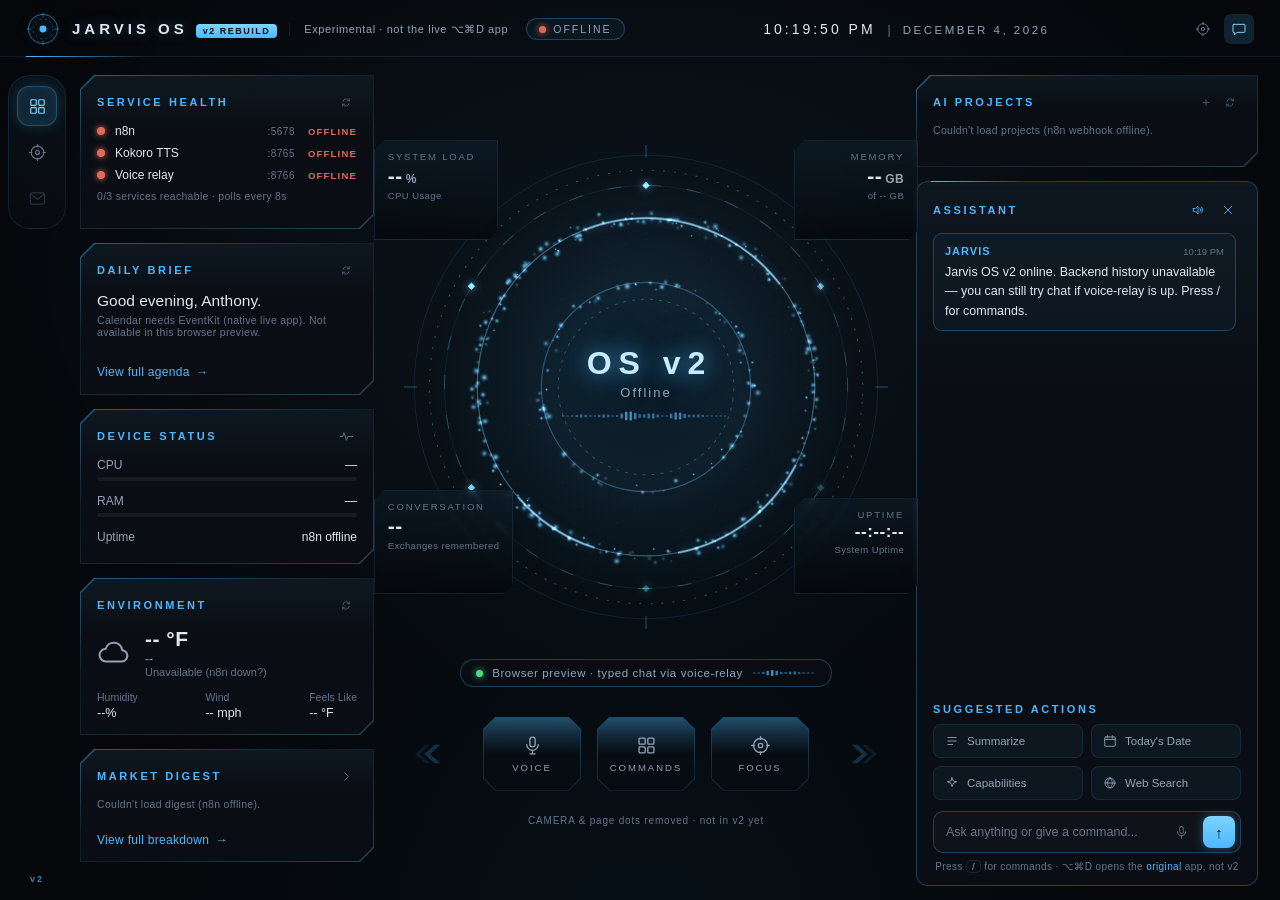
<file: dashboard/index.html>
<!DOCTYPE html>
<html lang="en">
<head>
<meta charset="UTF-8" />
<title>JARVIS OS v2 — Rebuild</title>
<link rel="stylesheet" href="style.css" />
</head>
<body>
  <div class="app">

    <header class="topbar">
      <div class="brand">
        <svg class="brand-reticle" viewBox="0 0 44 44">
          <circle cx="22" cy="22" r="19" fill="none" stroke="currentColor" stroke-width="1" opacity="0.7"/>
          <circle cx="22" cy="22" r="13" fill="none" stroke="currentColor" stroke-width="0.75" stroke-dasharray="3 4" opacity="0.5"/>
          <circle class="brand-core" cx="22" cy="22" r="4.5" fill="currentColor"/>
          <path d="M22 1v6M22 37v6M1 22h6M37 22h6" stroke="currentColor" stroke-width="1" opacity="0.6"/>
        </svg>
        <div class="brand-text">
          <span class="brand-name">JARVIS OS</span>
          <span class="brand-badge">v2 REBUILD</span>
        </div>
        <span class="brand-sub">Experimental · not the live ⌥⌘D app</span>
      </div>
      <div class="status-pill" id="status-pill" title="Click to refresh service health">
        <span class="dot dot-green" id="status-dot"></span><span id="status-label">CHECKING</span>
      </div>
      <div class="topbar-spacer"></div>
      <div class="topbar-clock">
        <span class="topbar-time" id="clock-time">--:--:-- --</span>
        <span class="topbar-sep">|</span>
        <span class="topbar-date" id="clock-date">-</span>
      </div>
      <div class="topbar-spacer"></div>
      <div class="topbar-icons">
        <button class="ticon" id="focus-toggle" title="Focus / Compact layout">
          <svg viewBox="0 0 24 24"><circle cx="12" cy="12" r="8"/><circle cx="12" cy="12" r="2.5"/><path d="M12 2v3M12 19v3M2 12h3M19 12h3"/></svg>
        </button>
        <button class="ticon" id="assistant-toggle" title="Show assistant panel">
          <svg viewBox="0 0 24 24"><path d="M4 5h16a1 1 0 0 1 1 1v10a1 1 0 0 1-1 1H9l-4 4v-4H4a1 1 0 0 1-1-1V6a1 1 0 0 1 1-1z"/></svg>
        </button>
      </div>
    </header>

    <div class="body">
      <nav class="sidebar">
        <div class="side-rail">
          <button class="side-icon active" title="Dashboard" data-nav="dash">
            <svg viewBox="0 0 24 24"><rect x="3.5" y="3.5" width="7" height="7" rx="1"/><rect x="13.5" y="3.5" width="7" height="7" rx="1"/><rect x="3.5" y="13.5" width="7" height="7" rx="1"/><rect x="13.5" y="13.5" width="7" height="7" rx="1"/></svg>
          </button>
          <button class="side-icon" id="side-focus" title="Focus mode">
            <svg viewBox="0 0 24 24"><circle cx="12" cy="12" r="8"/><circle cx="12" cy="12" r="2.5"/><path d="M12 2v3M12 19v3M2 12h3M19 12h3"/></svg>
          </button>
          <button class="side-icon muted" title="Not in v2 yet" disabled>
            <svg viewBox="0 0 24 24"><rect x="3" y="5" width="18" height="14" rx="2"/><path d="M3.5 6.5 12 13l8.5-6.5"/></svg>
          </button>
        </div>
        <div class="side-spacer"></div>
        <div class="side-note">v2</div>
      </nav>

      <main class="main" id="main">
        <section class="col col-left" id="col-left">
          <div class="hud-card health-card" id="health-card">
            <div class="hud-card-inner">
              <div class="card-head">
                <span class="card-title">SERVICE HEALTH</span>
                <button class="card-action" id="health-refresh" title="Refresh">
                  <svg viewBox="0 0 24 24"><path d="M20 8a8.1 8.1 0 0 0-15.5 2M4 16a8.1 8.1 0 0 0 15.5-2"/><path d="M20 3v5h-5M4 21v-5h5"/></svg>
                </button>
              </div>
              <ul class="health-list" id="health-list">
                <li data-svc="n8n"><span class="health-dot"></span><span class="health-name">n8n</span><span class="health-port">:5678</span><span class="health-state">…</span></li>
                <li data-svc="kokoro"><span class="health-dot"></span><span class="health-name">Kokoro TTS</span><span class="health-port">:8765</span><span class="health-state">…</span></li>
                <li data-svc="relay"><span class="health-dot"></span><span class="health-name">Voice relay</span><span class="health-port">:8766</span><span class="health-state">…</span></li>
              </ul>
              <div class="brief-sub" id="health-note">Polling localhost…</div>
            </div>
          </div>

          <div class="hud-card secondary-card">
            <div class="hud-card-inner">
              <div class="card-head">
                <span class="card-title">DAILY BRIEF</span>
                <button class="card-action" id="brief-refresh" title="Refresh">
                  <svg viewBox="0 0 24 24"><path d="M20 8a8.1 8.1 0 0 0-15.5 2M4 16a8.1 8.1 0 0 0 15.5-2"/><path d="M20 3v5h-5M4 21v-5h5"/></svg>
                </button>
              </div>
              <div class="brief-greeting" id="greeting">Good afternoon, Anthony.</div>
              <div class="brief-sub" id="brief-sub">Loading today's events…</div>
              <ul class="agenda" id="agenda-list"></ul>
              <button class="card-link" id="agenda-link">View full agenda <span class="arrow">→</span></button>
            </div>
          </div>

          <div class="hud-card secondary-card">
            <div class="hud-card-inner">
              <div class="card-head">
                <span class="card-title">DEVICE STATUS</span>
                <span class="card-action static">
                  <svg viewBox="0 0 24 24"><path d="M2 12h4l2-6 4 12 2-6h8"/></svg>
                </span>
              </div>
              <div class="stat-row"><span>CPU</span><span id="stat-cpu">--%</span></div>
              <div class="bar"><div class="bar-fill" id="bar-cpu"></div></div>
              <div class="stat-row"><span>RAM</span><span id="stat-ram">--%</span></div>
              <div class="bar"><div class="bar-fill" id="bar-ram"></div></div>
              <div class="stat-row"><span>Uptime</span><span id="stat-uptime">--</span></div>
            </div>
          </div>

          <div class="hud-card secondary-card">
            <div class="hud-card-inner">
              <div class="card-head">
                <span class="card-title">ENVIRONMENT</span>
                <button class="card-action" id="env-refresh" title="Refresh">
                  <svg viewBox="0 0 24 24"><path d="M20 8a8.1 8.1 0 0 0-15.5 2M4 16a8.1 8.1 0 0 0 15.5-2"/><path d="M20 3v5h-5M4 21v-5h5"/></svg>
                </button>
              </div>
              <div class="env-main">
                <svg class="env-icon" viewBox="0 0 24 24"><path d="M6.5 18a4.5 4.5 0 0 1-.4-9A6 6 0 0 1 17.8 10 4 4 0 0 1 17 18z"/></svg>
                <div>
                  <div class="env-temp" id="env-temp">-- °F</div>
                  <div class="env-loc" id="env-loc">--</div>
                  <div class="env-cond" id="env-cond">--</div>
                </div>
              </div>
              <div class="env-details">
                <div><span class="env-k">Humidity</span><span class="env-v" id="env-humidity">--%</span></div>
                <div><span class="env-k">Wind</span><span class="env-v" id="env-wind">-- mph</span></div>
                <div><span class="env-k">Feels Like</span><span class="env-v" id="env-feels">-- °F</span></div>
              </div>
            </div>
          </div>

          <button class="hud-card digest-card secondary-card" id="digest-card" type="button">
            <div class="hud-card-inner">
              <div class="card-head">
                <span class="card-title">MARKET DIGEST</span>
                <span class="card-action static">
                  <svg viewBox="0 0 24 24"><path d="M9 18l6-6-6-6"/></svg>
                </span>
              </div>
              <div class="brief-sub" id="digest-sub">Loading…</div>
              <div class="digest-tickers" id="digest-tickers"></div>
              <div class="card-link">View full breakdown <span class="arrow">→</span></div>
            </div>
          </button>
        </section>

        <section class="col col-center">
          <div class="orb-stage" id="orb-stage">
            <div class="orb-glow"></div>
            <canvas id="orb-canvas"></canvas>

            <div class="corner corner-tl">
              <div class="hud-mini">
                <div class="corner-label">SYSTEM LOAD</div>
                <div class="corner-value"><span id="orb-cpu">--</span><span class="corner-unit">%</span></div>
                <div class="corner-sub">CPU Usage</div>
                <canvas class="spark" id="spark-cpu" width="96" height="22"></canvas>
              </div>
            </div>
            <div class="corner corner-tr">
              <div class="hud-mini">
                <div class="corner-label">MEMORY</div>
                <div class="corner-value"><span id="orb-ram">--</span><span class="corner-unit">GB</span></div>
                <div class="corner-sub" id="orb-ram-total">of -- GB</div>
                <canvas class="spark" id="spark-ram" width="96" height="22"></canvas>
              </div>
            </div>
            <div class="corner corner-bl">
              <div class="hud-mini">
                <div class="corner-label">CONVERSATION</div>
                <div class="corner-value"><span id="orb-turns">--</span></div>
                <div class="corner-sub">Exchanges remembered</div>
                <canvas class="spark" id="spark-turns" width="96" height="22"></canvas>
              </div>
            </div>
            <div class="corner corner-br">
              <div class="hud-mini">
                <div class="corner-label">UPTIME</div>
                <div class="corner-value corner-value-sm" id="orb-uptime">--:--:--</div>
                <div class="corner-sub">System Uptime</div>
                <canvas class="spark" id="spark-uptime" width="96" height="22"></canvas>
              </div>
            </div>

            <div class="orb-center">
              <div class="orb-title">OS v2</div>
              <div class="orb-status" id="orb-status">Ready</div>
              <canvas id="wave-center" width="170" height="26"></canvas>
            </div>
          </div>

          <div class="listen-bar" id="listen-bar">
            <span class="dot dot-green"></span>
            <span id="listen-label">Browser preview · typed chat via voice-relay</span>
            <canvas id="listen-wave" width="64" height="14"></canvas>
          </div>

          <div class="control-strip">
            <svg class="chevrons chevrons-l" viewBox="0 0 90 40">
              <path d="M34 4 16 20l18 16h10L26 20 44 4z"/>
              <path d="M18 4 0 20l18 16h8L8 20 26 4z" opacity="0.45"/>
            </svg>
            <button class="ctrl-btn" id="btn-voice" title="Voice needs native bridge (live app)">
              <span class="ctrl-frame"><span class="ctrl-inner">
                <svg viewBox="0 0 24 24"><rect x="9" y="2.5" width="6" height="11" rx="3"/><path d="M5.5 11a6.5 6.5 0 0 0 13 0M12 17.5v4M9 21.5h6"/></svg>
                <span>VOICE</span>
              </span></span>
            </button>
            <button class="ctrl-btn" id="btn-commands" title="Quick commands (press /)">
              <span class="ctrl-frame"><span class="ctrl-inner">
                <svg viewBox="0 0 24 24"><rect x="3.5" y="3.5" width="7" height="7" rx="1"/><rect x="13.5" y="3.5" width="7" height="7" rx="1"/><rect x="3.5" y="13.5" width="7" height="7" rx="1"/><rect x="13.5" y="13.5" width="7" height="7" rx="1"/></svg>
                <span>COMMANDS</span>
              </span></span>
            </button>
            <button class="ctrl-btn" id="btn-focus-ctrl" title="Toggle focus layout">
              <span class="ctrl-frame"><span class="ctrl-inner">
                <svg viewBox="0 0 24 24"><circle cx="12" cy="12" r="8"/><circle cx="12" cy="12" r="2.5"/><path d="M12 2v3M12 19v3M2 12h3M19 12h3"/></svg>
                <span>FOCUS</span>
              </span></span>
            </button>
            <svg class="chevrons chevrons-r" viewBox="0 0 90 40">
              <path d="M56 4l18 16-18 16H46l18-16L46 4z"/>
              <path d="M72 4l18 16-18 16h-8l18-16L64 4z" opacity="0.45"/>
            </svg>
          </div>
          <div class="v2-hint">CAMERA &amp; page dots removed · not in v2 yet</div>
        </section>

        <section class="col col-right" id="col-right">
          <div class="hud-card projects-card secondary-card">
            <div class="hud-card-inner">
              <div class="card-head">
                <span class="card-title">AI PROJECTS</span>
                <div class="card-head-actions">
                  <button class="card-action" id="projects-add" title="Add project">
                    <svg viewBox="0 0 24 24"><path d="M12 5v14M5 12h14"/></svg>
                  </button>
                  <button class="card-action" id="projects-refresh" title="Refresh">
                    <svg viewBox="0 0 24 24"><path d="M20 8a8.1 8.1 0 0 0-15.5 2M4 16a8.1 8.1 0 0 0 15.5-2"/><path d="M20 3v5h-5M4 21v-5h5"/></svg>
                  </button>
                </div>
              </div>
              <div class="brief-sub" id="projects-sub">Just tell Jarvis about a project idea and it'll show up here.</div>
              <ul class="projects-list" id="projects-list"></ul>
            </div>
          </div>

          <div class="assistant-panel">
            <div class="assistant-head">
              <span class="card-title">ASSISTANT</span>
              <div class="assistant-head-icons">
                <button class="head-icon" id="voice-toggle" title="Spoken replies: on">
                  <svg viewBox="0 0 24 24"><path d="M4 9.5v5h3.5L12 18.5v-13L7.5 9.5H4z"/><path class="vt-waves" d="M15.5 9a4.2 4.2 0 0 1 0 6M18 6.8a7.5 7.5 0 0 1 0 10.4"/></svg>
                </button>
                <button class="head-icon" id="panel-close" title="Hide assistant panel">
                  <svg viewBox="0 0 24 24"><path d="M6 6l12 12M18 6L6 18"/></svg>
                </button>
              </div>
            </div>
            <div class="chat-log" id="chat-log"></div>
            <div class="suggested">
              <div class="card-title small">SUGGESTED ACTIONS</div>
              <div class="suggest-grid">
                <button class="suggest-btn" data-prompt="Summarize what we've talked about so far.">
                  <svg viewBox="0 0 24 24"><path d="M5 6h14M5 12h14M5 18h8"/></svg><span>Summarize</span>
                </button>
                <button class="suggest-btn" data-prompt="What's today's date?">
                  <svg viewBox="0 0 24 24"><rect x="3" y="5" width="18" height="16" rx="2"/><path d="M3 9.5h18M8 3v4M16 3v4"/></svg><span>Today's Date</span>
                </button>
                <button class="suggest-btn" data-prompt="What can you currently do, and what can't you do yet?">
                  <svg viewBox="0 0 24 24"><path d="M12 3l2.1 5.4L20 10l-5.4 2.1L12 18l-2.1-5.9L4 10l5.9-1.6z"/></svg><span>Capabilities</span>
                </button>
                <button class="suggest-btn" data-prompt="Search the web for one interesting headline today.">
                  <svg viewBox="0 0 24 24"><circle cx="12" cy="12" r="8.5"/><path d="M3.5 12h17M12 3.5c-5.5 5-5.5 12 0 17 5.5-5 5.5-12 0-17z"/></svg><span>Web Search</span>
                </button>
              </div>
            </div>
            <form class="chat-input-row" id="chat-form">
              <input id="chat-input" type="text" placeholder="Ask anything or give a command..." autocomplete="off" />
              <button type="button" class="mic-btn" id="mic-btn" title="Voice input (native only)">
                <svg viewBox="0 0 24 24"><rect x="9" y="2.5" width="6" height="11" rx="3"/><path d="M5.5 11a6.5 6.5 0 0 0 13 0M12 17.5v4"/></svg>
              </button>
              <button type="submit" class="send-btn" title="Send">↑</button>
            </form>
            <div class="chat-hint">Press <kbd>/</kbd> for commands · ⌥⌘D opens the <em>original</em> app, not v2</div>
          </div>
        </section>
      </main>
    </div>
  </div>

  <div class="toast-box" id="toast-box"></div>

  <div class="palette-overlay" id="palette" hidden>
    <div class="palette">
      <div class="palette-head">
        <span class="card-title">QUICK COMMANDS</span>
        <span class="palette-esc">esc to close</span>
      </div>
      <div class="palette-list" id="palette-list"></div>
    </div>
  </div>

  <div class="palette-overlay" id="full-agenda" hidden>
    <div class="palette agenda-modal">
      <div class="palette-head">
        <span class="card-title">FULL AGENDA — NEXT 7 DAYS</span>
        <span class="palette-esc">esc to close</span>
      </div>
      <div class="agenda-modal-list" id="full-agenda-list"></div>
    </div>
  </div>

  <div class="palette-overlay" id="project-modal" hidden>
    <div class="palette project-modal-box">
      <div class="palette-head">
        <span class="card-title" id="project-modal-title">ADD PROJECT</span>
        <span class="palette-esc">esc to close</span>
      </div>
      <div class="project-modal-body">
        <label class="project-modal-label" for="project-modal-title-input">Title</label>
        <input type="text" id="project-modal-title-input" class="project-modal-input" placeholder="Project title" maxlength="120" />
        <label class="project-modal-label" for="project-modal-desc-input">Description (optional)</label>
        <textarea id="project-modal-desc-input" class="project-modal-textarea" placeholder="Brief description" maxlength="400"></textarea>
        <div class="project-modal-error" id="project-modal-error" hidden></div>
      </div>
      <div class="project-modal-actions">
        <button class="project-modal-delete" id="project-modal-delete" hidden>Delete</button>
        <div class="project-modal-actions-right">
          <button class="project-modal-cancel" id="project-modal-cancel" type="button">Cancel</button>
          <button class="project-modal-save" id="project-modal-save" type="button">Save</button>
        </div>
      </div>
    </div>
  </div>

  <div class="palette-overlay" id="digest-modal" hidden>
    <div class="palette digest-modal-box">
      <div class="palette-head">
        <span class="card-title" id="digest-modal-title">MARKET DIGEST</span>
        <span class="palette-esc">esc to close</span>
      </div>
      <div class="digest-modal-list" id="digest-modal-list"></div>
    </div>
  </div>

  <script src="script.js"></script>
</body>
</html>
</file>
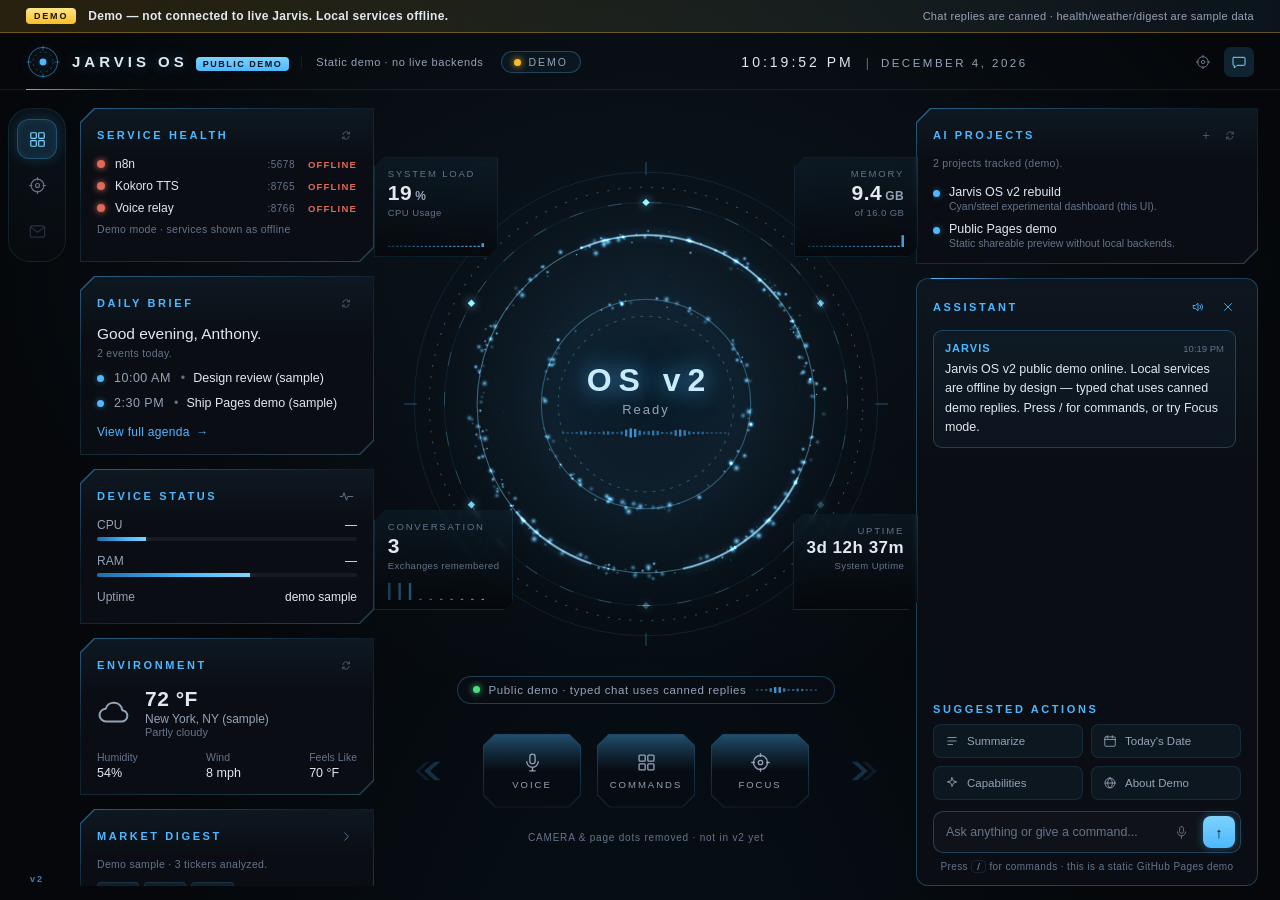
<file: docs/index.html>
<!DOCTYPE html>
<html lang="en">
<head>
<meta charset="UTF-8" />
<meta name="viewport" content="width=device-width, initial-scale=1, viewport-fit=cover" />
<title>JARVIS OS v2 — Public Demo</title>
<link rel="stylesheet" href="style.css" />
</head>
<body>
  <div class="app">

    <div class="demo-banner" role="status" aria-live="polite">
      <span class="demo-banner-pill">DEMO</span>
      <span class="demo-banner-text">Demo — not connected to live Jarvis. Local services offline.</span>
      <span class="demo-banner-hint">Chat replies are canned · health/weather/digest are sample data</span>
    </div>

    <header class="topbar">
      <div class="brand">
        <svg class="brand-reticle" viewBox="0 0 44 44">
          <circle cx="22" cy="22" r="19" fill="none" stroke="currentColor" stroke-width="1" opacity="0.7"/>
          <circle cx="22" cy="22" r="13" fill="none" stroke="currentColor" stroke-width="0.75" stroke-dasharray="3 4" opacity="0.5"/>
          <circle class="brand-core" cx="22" cy="22" r="4.5" fill="currentColor"/>
          <path d="M22 1v6M22 37v6M1 22h6M37 22h6" stroke="currentColor" stroke-width="1" opacity="0.6"/>
        </svg>
        <div class="brand-text">
          <span class="brand-name">JARVIS OS</span>
          <span class="brand-badge">PUBLIC DEMO</span>
        </div>
        <span class="brand-sub">Static demo · no live backends</span>
      </div>
      <div class="status-pill" id="status-pill" title="Click to refresh service health">
        <span class="dot dot-green" id="status-dot"></span><span id="status-label">CHECKING</span>
      </div>
      <div class="topbar-spacer"></div>
      <div class="topbar-clock">
        <span class="topbar-time" id="clock-time">--:--:-- --</span>
        <span class="topbar-sep">|</span>
        <span class="topbar-date" id="clock-date">-</span>
      </div>
      <div class="topbar-spacer"></div>
      <div class="topbar-icons">
        <button class="ticon" id="focus-toggle" title="Focus / Compact layout">
          <svg viewBox="0 0 24 24"><circle cx="12" cy="12" r="8"/><circle cx="12" cy="12" r="2.5"/><path d="M12 2v3M12 19v3M2 12h3M19 12h3"/></svg>
        </button>
        <button class="ticon" id="assistant-toggle" title="Show assistant panel">
          <svg viewBox="0 0 24 24"><path d="M4 5h16a1 1 0 0 1 1 1v10a1 1 0 0 1-1 1H9l-4 4v-4H4a1 1 0 0 1-1-1V6a1 1 0 0 1 1-1z"/></svg>
        </button>
      </div>
    </header>

    <div class="body">
      <nav class="sidebar">
        <div class="side-rail">
          <button class="side-icon active" title="Dashboard" data-nav="dash">
            <svg viewBox="0 0 24 24"><rect x="3.5" y="3.5" width="7" height="7" rx="1"/><rect x="13.5" y="3.5" width="7" height="7" rx="1"/><rect x="3.5" y="13.5" width="7" height="7" rx="1"/><rect x="13.5" y="13.5" width="7" height="7" rx="1"/></svg>
          </button>
          <button class="side-icon" id="side-focus" title="Focus mode">
            <svg viewBox="0 0 24 24"><circle cx="12" cy="12" r="8"/><circle cx="12" cy="12" r="2.5"/><path d="M12 2v3M12 19v3M2 12h3M19 12h3"/></svg>
          </button>
          <button class="side-icon muted" title="Not in v2 yet" disabled>
            <svg viewBox="0 0 24 24"><rect x="3" y="5" width="18" height="14" rx="2"/><path d="M3.5 6.5 12 13l8.5-6.5"/></svg>
          </button>
        </div>
        <div class="side-spacer"></div>
        <div class="side-note">v2</div>
      </nav>

      <main class="main" id="main">
        <section class="col col-left" id="col-left">
          <div class="hud-card health-card" id="health-card">
            <div class="hud-card-inner">
              <div class="card-head">
                <span class="card-title">SERVICE HEALTH</span>
                <button class="card-action" id="health-refresh" title="Refresh">
                  <svg viewBox="0 0 24 24"><path d="M20 8a8.1 8.1 0 0 0-15.5 2M4 16a8.1 8.1 0 0 0 15.5-2"/><path d="M20 3v5h-5M4 21v-5h5"/></svg>
                </button>
              </div>
              <ul class="health-list" id="health-list">
                <li data-svc="n8n"><span class="health-dot"></span><span class="health-name">n8n</span><span class="health-port">:5678</span><span class="health-state">…</span></li>
                <li data-svc="kokoro"><span class="health-dot"></span><span class="health-name">Kokoro TTS</span><span class="health-port">:8765</span><span class="health-state">…</span></li>
                <li data-svc="relay"><span class="health-dot"></span><span class="health-name">Voice relay</span><span class="health-port">:8766</span><span class="health-state">…</span></li>
              </ul>
              <div class="brief-sub" id="health-note">Demo mode · services shown as offline</div>
            </div>
          </div>

          <div class="hud-card secondary-card">
            <div class="hud-card-inner">
              <div class="card-head">
                <span class="card-title">DAILY BRIEF</span>
                <button class="card-action" id="brief-refresh" title="Refresh">
                  <svg viewBox="0 0 24 24"><path d="M20 8a8.1 8.1 0 0 0-15.5 2M4 16a8.1 8.1 0 0 0 15.5-2"/><path d="M20 3v5h-5M4 21v-5h5"/></svg>
                </button>
              </div>
              <div class="brief-greeting" id="greeting">Good afternoon, Anthony.</div>
              <div class="brief-sub" id="brief-sub">Loading today's events…</div>
              <ul class="agenda" id="agenda-list"></ul>
              <button class="card-link" id="agenda-link">View full agenda <span class="arrow">→</span></button>
            </div>
          </div>

          <div class="hud-card secondary-card">
            <div class="hud-card-inner">
              <div class="card-head">
                <span class="card-title">DEVICE STATUS</span>
                <span class="card-action static">
                  <svg viewBox="0 0 24 24"><path d="M2 12h4l2-6 4 12 2-6h8"/></svg>
                </span>
              </div>
              <div class="stat-row"><span>CPU</span><span id="stat-cpu">--%</span></div>
              <div class="bar"><div class="bar-fill" id="bar-cpu"></div></div>
              <div class="stat-row"><span>RAM</span><span id="stat-ram">--%</span></div>
              <div class="bar"><div class="bar-fill" id="bar-ram"></div></div>
              <div class="stat-row"><span>Uptime</span><span id="stat-uptime">--</span></div>
            </div>
          </div>

          <div class="hud-card secondary-card">
            <div class="hud-card-inner">
              <div class="card-head">
                <span class="card-title">ENVIRONMENT</span>
                <button class="card-action" id="env-refresh" title="Refresh">
                  <svg viewBox="0 0 24 24"><path d="M20 8a8.1 8.1 0 0 0-15.5 2M4 16a8.1 8.1 0 0 0 15.5-2"/><path d="M20 3v5h-5M4 21v-5h5"/></svg>
                </button>
              </div>
              <div class="env-main">
                <svg class="env-icon" viewBox="0 0 24 24"><path d="M6.5 18a4.5 4.5 0 0 1-.4-9A6 6 0 0 1 17.8 10 4 4 0 0 1 17 18z"/></svg>
                <div>
                  <div class="env-temp" id="env-temp">-- °F</div>
                  <div class="env-loc" id="env-loc">--</div>
                  <div class="env-cond" id="env-cond">--</div>
                </div>
              </div>
              <div class="env-details">
                <div><span class="env-k">Humidity</span><span class="env-v" id="env-humidity">--%</span></div>
                <div><span class="env-k">Wind</span><span class="env-v" id="env-wind">-- mph</span></div>
                <div><span class="env-k">Feels Like</span><span class="env-v" id="env-feels">-- °F</span></div>
              </div>
            </div>
          </div>

          <button class="hud-card digest-card secondary-card" id="digest-card" type="button">
            <div class="hud-card-inner">
              <div class="card-head">
                <span class="card-title">MARKET DIGEST</span>
                <span class="card-action static">
                  <svg viewBox="0 0 24 24"><path d="M9 18l6-6-6-6"/></svg>
                </span>
              </div>
              <div class="brief-sub" id="digest-sub">Loading…</div>
              <div class="digest-tickers" id="digest-tickers"></div>
              <div class="card-link">View full breakdown <span class="arrow">→</span></div>
            </div>
          </button>
        </section>

        <section class="col col-center">
          <div class="orb-stage" id="orb-stage">
            <div class="orb-glow"></div>
            <canvas id="orb-canvas"></canvas>

            <div class="corner corner-tl">
              <div class="hud-mini">
                <div class="corner-label">SYSTEM LOAD</div>
                <div class="corner-value"><span id="orb-cpu">--</span><span class="corner-unit">%</span></div>
                <div class="corner-sub">CPU Usage</div>
                <canvas class="spark" id="spark-cpu" width="96" height="22"></canvas>
              </div>
            </div>
            <div class="corner corner-tr">
              <div class="hud-mini">
                <div class="corner-label">MEMORY</div>
                <div class="corner-value"><span id="orb-ram">--</span><span class="corner-unit">GB</span></div>
                <div class="corner-sub" id="orb-ram-total">of -- GB</div>
                <canvas class="spark" id="spark-ram" width="96" height="22"></canvas>
              </div>
            </div>
            <div class="corner corner-bl">
              <div class="hud-mini">
                <div class="corner-label">CONVERSATION</div>
                <div class="corner-value"><span id="orb-turns">--</span></div>
                <div class="corner-sub">Exchanges remembered</div>
                <canvas class="spark" id="spark-turns" width="96" height="22"></canvas>
              </div>
            </div>
            <div class="corner corner-br">
              <div class="hud-mini">
                <div class="corner-label">UPTIME</div>
                <div class="corner-value corner-value-sm" id="orb-uptime">--:--:--</div>
                <div class="corner-sub">System Uptime</div>
                <canvas class="spark" id="spark-uptime" width="96" height="22"></canvas>
              </div>
            </div>

            <div class="orb-center">
              <div class="orb-title">OS v2</div>
              <div class="orb-status" id="orb-status">Ready</div>
              <canvas id="wave-center" width="170" height="26"></canvas>
            </div>
          </div>

          <div class="listen-bar" id="listen-bar">
            <span class="dot dot-green"></span>
            <span id="listen-label">Public demo · typed chat uses canned replies</span>
            <canvas id="listen-wave" width="64" height="14"></canvas>
          </div>

          <div class="control-strip">
            <svg class="chevrons chevrons-l" viewBox="0 0 90 40">
              <path d="M34 4 16 20l18 16h10L26 20 44 4z"/>
              <path d="M18 4 0 20l18 16h8L8 20 26 4z" opacity="0.45"/>
            </svg>
            <button class="ctrl-btn" id="btn-voice" title="Voice needs native bridge (live app)">
              <span class="ctrl-frame"><span class="ctrl-inner">
                <svg viewBox="0 0 24 24"><rect x="9" y="2.5" width="6" height="11" rx="3"/><path d="M5.5 11a6.5 6.5 0 0 0 13 0M12 17.5v4M9 21.5h6"/></svg>
                <span>VOICE</span>
              </span></span>
            </button>
            <button class="ctrl-btn" id="btn-commands" title="Quick commands (press /)">
              <span class="ctrl-frame"><span class="ctrl-inner">
                <svg viewBox="0 0 24 24"><rect x="3.5" y="3.5" width="7" height="7" rx="1"/><rect x="13.5" y="3.5" width="7" height="7" rx="1"/><rect x="3.5" y="13.5" width="7" height="7" rx="1"/><rect x="13.5" y="13.5" width="7" height="7" rx="1"/></svg>
                <span>COMMANDS</span>
              </span></span>
            </button>
            <button class="ctrl-btn" id="btn-focus-ctrl" title="Toggle focus layout">
              <span class="ctrl-frame"><span class="ctrl-inner">
                <svg viewBox="0 0 24 24"><circle cx="12" cy="12" r="8"/><circle cx="12" cy="12" r="2.5"/><path d="M12 2v3M12 19v3M2 12h3M19 12h3"/></svg>
                <span>FOCUS</span>
              </span></span>
            </button>
            <svg class="chevrons chevrons-r" viewBox="0 0 90 40">
              <path d="M56 4l18 16-18 16H46l18-16L46 4z"/>
              <path d="M72 4l18 16-18 16h-8l18-16L64 4z" opacity="0.45"/>
            </svg>
          </div>
          <div class="v2-hint">CAMERA &amp; page dots removed · not in v2 yet</div>
        </section>

        <section class="col col-right" id="col-right">
          <div class="hud-card projects-card secondary-card">
            <div class="hud-card-inner">
              <div class="card-head">
                <span class="card-title">AI PROJECTS</span>
                <div class="card-head-actions">
                  <button class="card-action" id="projects-add" title="Add project">
                    <svg viewBox="0 0 24 24"><path d="M12 5v14M5 12h14"/></svg>
                  </button>
                  <button class="card-action" id="projects-refresh" title="Refresh">
                    <svg viewBox="0 0 24 24"><path d="M20 8a8.1 8.1 0 0 0-15.5 2M4 16a8.1 8.1 0 0 0 15.5-2"/><path d="M20 3v5h-5M4 21v-5h5"/></svg>
                  </button>
                </div>
              </div>
              <div class="brief-sub" id="projects-sub">Just tell Jarvis about a project idea and it'll show up here.</div>
              <ul class="projects-list" id="projects-list"></ul>
            </div>
          </div>

          <div class="assistant-panel">
            <div class="assistant-head">
              <span class="card-title">ASSISTANT</span>
              <div class="assistant-head-icons">
                <button class="head-icon" id="voice-toggle" title="Spoken replies: on">
                  <svg viewBox="0 0 24 24"><path d="M4 9.5v5h3.5L12 18.5v-13L7.5 9.5H4z"/><path class="vt-waves" d="M15.5 9a4.2 4.2 0 0 1 0 6M18 6.8a7.5 7.5 0 0 1 0 10.4"/></svg>
                </button>
                <button class="head-icon" id="panel-close" title="Hide assistant panel">
                  <svg viewBox="0 0 24 24"><path d="M6 6l12 12M18 6L6 18"/></svg>
                </button>
              </div>
            </div>
            <div class="chat-log" id="chat-log"></div>
            <div class="suggested">
              <div class="card-title small">SUGGESTED ACTIONS</div>
              <div class="suggest-grid">
                <button class="suggest-btn" data-prompt="Summarize what we've talked about so far.">
                  <svg viewBox="0 0 24 24"><path d="M5 6h14M5 12h14M5 18h8"/></svg><span>Summarize</span>
                </button>
                <button class="suggest-btn" data-prompt="What's today's date?">
                  <svg viewBox="0 0 24 24"><rect x="3" y="5" width="18" height="16" rx="2"/><path d="M3 9.5h18M8 3v4M16 3v4"/></svg><span>Today's Date</span>
                </button>
                <button class="suggest-btn" data-prompt="What can you currently do, and what can't you do yet?">
                  <svg viewBox="0 0 24 24"><path d="M12 3l2.1 5.4L20 10l-5.4 2.1L12 18l-2.1-5.9L4 10l5.9-1.6z"/></svg><span>Capabilities</span>
                </button>
                <button class="suggest-btn" data-prompt="What is this demo?">
                  <svg viewBox="0 0 24 24"><circle cx="12" cy="12" r="8.5"/><path d="M3.5 12h17M12 3.5c-5.5 5-5.5 12 0 17 5.5-5 5.5-12 0-17z"/></svg><span>About Demo</span>
                </button>
              </div>
            </div>
            <form class="chat-input-row" id="chat-form">
              <input id="chat-input" type="text" placeholder="Ask anything or give a command..." autocomplete="off" />
              <button type="button" class="mic-btn" id="mic-btn" title="Voice input (native only)">
                <svg viewBox="0 0 24 24"><rect x="9" y="2.5" width="6" height="11" rx="3"/><path d="M5.5 11a6.5 6.5 0 0 0 13 0M12 17.5v4"/></svg>
              </button>
              <button type="submit" class="send-btn" title="Send">↑</button>
            </form>
            <div class="chat-hint">Press <kbd>/</kbd> for commands · this is a static GitHub Pages demo</div>
          </div>
        </section>
      </main>
    </div>
  </div>

  <div class="toast-box" id="toast-box"></div>

  <div class="palette-overlay" id="palette" hidden>
    <div class="palette">
      <div class="palette-head">
        <span class="card-title">QUICK COMMANDS</span>
        <span class="palette-esc">esc to close</span>
      </div>
      <div class="palette-list" id="palette-list"></div>
    </div>
  </div>

  <div class="palette-overlay" id="full-agenda" hidden>
    <div class="palette agenda-modal">
      <div class="palette-head">
        <span class="card-title">FULL AGENDA — NEXT 7 DAYS</span>
        <span class="palette-esc">esc to close</span>
      </div>
      <div class="agenda-modal-list" id="full-agenda-list"></div>
    </div>
  </div>

  <div class="palette-overlay" id="project-modal" hidden>
    <div class="palette project-modal-box">
      <div class="palette-head">
        <span class="card-title" id="project-modal-title">ADD PROJECT</span>
        <span class="palette-esc">esc to close</span>
      </div>
      <div class="project-modal-body">
        <label class="project-modal-label" for="project-modal-title-input">Title</label>
        <input type="text" id="project-modal-title-input" class="project-modal-input" placeholder="Project title" maxlength="120" />
        <label class="project-modal-label" for="project-modal-desc-input">Description (optional)</label>
        <textarea id="project-modal-desc-input" class="project-modal-textarea" placeholder="Brief description" maxlength="400"></textarea>
        <div class="project-modal-error" id="project-modal-error" hidden></div>
      </div>
      <div class="project-modal-actions">
        <button class="project-modal-delete" id="project-modal-delete" hidden>Delete</button>
        <div class="project-modal-actions-right">
          <button class="project-modal-cancel" id="project-modal-cancel" type="button">Cancel</button>
          <button class="project-modal-save" id="project-modal-save" type="button">Save</button>
        </div>
      </div>
    </div>
  </div>

  <div class="palette-overlay" id="digest-modal" hidden>
    <div class="palette digest-modal-box">
      <div class="palette-head">
        <span class="card-title" id="digest-modal-title">MARKET DIGEST</span>
        <span class="palette-esc">esc to close</span>
      </div>
      <div class="digest-modal-list" id="digest-modal-list"></div>
    </div>
  </div>

  <script src="script.js"></script>
</body>
</html>
</file>
<file: dashboard/style.css>
:root {
  --bg: #05070a;
  --panel: #0a0e14;
  --panel-2: #0c1218;
  --line: rgba(77, 184, 255, 0.28);
  --line-dim: rgba(77, 184, 255, 0.12);
  --cyan: #4db8ff;
  --cyan-bright: #7dd3fc;
  --cyan-deep: #1a6fa8;
  --cyan-glow: rgba(77, 184, 255, 0.45);
  --steel: #94a3b8;
  --text: #e2e8f0;
  --text-dim: #94a3b8;
  --text-faint: #64748b;
  --green: #4ade80;
  --accent: var(--cyan);
  --accent-bright: var(--cyan-bright);
  --accent-deep: var(--cyan-deep);
  --accent-glow: var(--cyan-glow);
}

* { box-sizing: border-box; }
button { font-family: inherit; }

html, body {
  margin: 0;
  height: 100%;
  background:
    radial-gradient(1100px 700px at 50% 30%, rgba(77, 184, 255, 0.08), transparent 62%),
    radial-gradient(ellipse at 50% 120%, #061018 0%, transparent 55%),
    var(--bg);
  color: var(--text);
  font-family: -apple-system, BlinkMacSystemFont, "SF Pro Display", "Helvetica Neue", sans-serif;
  overflow: hidden;
  user-select: none;
}
#chat-input, .chat-log { user-select: text; }

.app { display: flex; flex-direction: column; height: 100vh; }

.topbar {
  display: flex;
  align-items: center;
  gap: 18px;
  padding: 12px 26px 10px;
  border-bottom: 1px solid var(--line-dim);
  flex-shrink: 0;
  position: relative;
}
.topbar::after {
  content: "";
  position: absolute; left: 26px; bottom: -1px;
  width: 120px; height: 1px;
  background: linear-gradient(90deg, var(--cyan), transparent);
}

.brand { display: flex; align-items: center; gap: 12px; }
.brand-reticle {
  width: 34px; height: 34px;
  color: var(--cyan);
  filter: drop-shadow(0 0 6px var(--cyan-glow));
}
.brand-core { animation: corePulse 3.2s ease-in-out infinite; transform-origin: center; }
@keyframes corePulse {
  0%, 100% { opacity: 1; }
  50% { opacity: 0.45; }
}
.brand-text { display: flex; align-items: baseline; gap: 8px; }
.brand-name {
  font-weight: 650; letter-spacing: 4px; font-size: 15px;
  color: var(--text);
  text-shadow: 0 0 14px rgba(77, 184, 255, 0.4);
}
.brand-badge {
  font-size: 9px; letter-spacing: 1.5px; font-weight: 700;
  color: #041018;
  background: linear-gradient(180deg, var(--cyan-bright), var(--cyan));
  padding: 2px 7px; border-radius: 4px;
}
.brand-sub {
  font-size: 11px; color: var(--text-dim); letter-spacing: 0.6px;
  padding-left: 14px; border-left: 1px solid var(--line-dim);
}

.status-pill {
  display: flex; align-items: center; gap: 7px;
  font-size: 10.5px; letter-spacing: 2px; color: var(--text-dim);
  padding: 4px 12px; border: 1px solid var(--line); border-radius: 20px;
  background: rgba(77, 184, 255, 0.05);
  cursor: pointer;
}
.status-pill:hover { border-color: var(--cyan); color: var(--text); }
.dot { width: 7px; height: 7px; border-radius: 50%; display: inline-block; flex-shrink: 0; }
.dot-green { background: var(--green); box-shadow: 0 0 7px var(--green); }
.dot-red { background: #e06a5a; box-shadow: 0 0 7px #e06a5a; }
.dot-amber { background: #fbbf24; box-shadow: 0 0 7px #fbbf24; }

.topbar-spacer { flex: 1; }
.topbar-clock { display: flex; align-items: baseline; gap: 12px; }
.topbar-time {
  font-size: 14px; letter-spacing: 3px; color: var(--text);
  font-variant-numeric: tabular-nums;
}
.topbar-sep { color: var(--text-faint); font-size: 12px; }
.topbar-date { font-size: 11.5px; letter-spacing: 2.5px; color: var(--text-dim); text-transform: uppercase; }

.topbar-icons { display: flex; gap: 6px; }
.ticon {
  width: 30px; height: 30px;
  display: flex; align-items: center; justify-content: center;
  background: none; border: none; cursor: pointer;
  color: var(--text-faint); border-radius: 7px;
}
.ticon:hover { color: var(--cyan); background: rgba(77, 184, 255, 0.1); }
.ticon svg { width: 16px; height: 16px; fill: none; stroke: currentColor; stroke-width: 1.5; stroke-linecap: round; stroke-linejoin: round; }
.ticon.active { color: var(--cyan-bright); background: rgba(77, 184, 255, 0.16); }

.body { flex: 1; display: flex; min-height: 0; }

.sidebar {
  width: 74px;
  display: flex; flex-direction: column; align-items: center;
  padding: 18px 0 16px;
}
.side-rail {
  display: flex; flex-direction: column; align-items: center; gap: 6px;
  padding: 10px 8px;
  border: 1px solid var(--line-dim);
  border-radius: 22px;
  background: linear-gradient(180deg, rgba(77, 184, 255, 0.06), rgba(255, 255, 255, 0.01));
}
.side-icon {
  width: 40px; height: 40px;
  display: flex; align-items: center; justify-content: center;
  color: var(--text-faint);
  border-radius: 12px;
  border: 1px solid transparent;
  background: none; cursor: pointer;
}
.side-icon svg { width: 19px; height: 19px; fill: none; stroke: currentColor; stroke-width: 1.5; stroke-linecap: round; stroke-linejoin: round; }
.side-icon:hover:not(:disabled) { color: var(--cyan); }
.side-icon.active {
  color: var(--cyan-bright);
  background: rgba(77, 184, 255, 0.14);
  border-color: var(--line);
  box-shadow: 0 0 14px rgba(77, 184, 255, 0.2), inset 0 0 8px rgba(77, 184, 255, 0.08);
}
.side-icon.muted, .side-icon:disabled {
  opacity: 0.35; cursor: not-allowed;
}
.side-spacer { flex: 1; }
.side-note {
  font-size: 9px; letter-spacing: 2px; color: var(--cyan);
  opacity: 0.7; font-weight: 700;
}

.main {
  flex: 1;
  display: grid;
  grid-template-columns: 296px minmax(0, 1fr) 342px;
  gap: 18px;
  padding: 18px 22px 14px 6px;
  min-height: 0;
  transition: grid-template-columns 0.25s ease;
}
.main.chat-hidden .col-right {
  visibility: hidden;
  pointer-events: none;
}
.main.focus-mode {
  grid-template-columns: 0 minmax(0, 1fr) 380px;
}
.main.focus-mode .col-left {
  visibility: hidden;
  pointer-events: none;
  overflow: hidden;
  width: 0; padding: 0; margin: 0;
}
.main.focus-mode .secondary-card { display: none; }
.main.focus-mode:not(.chat-hidden) .col-right { visibility: visible; pointer-events: auto; }
.main.focus-mode .projects-card { display: none; }
.main.focus-mode .assistant-panel { flex: 1; max-height: none; }
.main.focus-mode .corner { opacity: 0.35; }
.main.focus-mode.chat-hidden {
  grid-template-columns: 0 minmax(0, 1fr) 0;
}

.col { display: flex; flex-direction: column; gap: 14px; min-height: 0; }
.col-left { overflow-y: auto; padding-right: 2px; }
.col-right { min-height: 0; }

.hud-card {
  --notch: 14px;
  position: relative;
  padding: 1px;
  background: linear-gradient(160deg, rgba(77, 184, 255, 0.5), rgba(77, 184, 255, 0.1) 40%, rgba(125, 211, 252, 0.28));
  clip-path: polygon(var(--notch) 0, 100% 0, 100% calc(100% - var(--notch)), calc(100% - var(--notch)) 100%, 0 100%, 0 var(--notch));
  flex-shrink: 0;
}
.hud-card-inner {
  clip-path: polygon(var(--notch) 0, 100% 0, 100% calc(100% - var(--notch)), calc(100% - var(--notch)) 100%, 0 100%, 0 var(--notch));
  background: linear-gradient(180deg, rgba(77, 184, 255, 0.06) 0%, rgba(0,0,0,0) 34%), var(--panel);
  padding: 15px 16px 14px;
}

.health-list { list-style: none; padding: 0; margin: 0 0 8px; display: flex; flex-direction: column; gap: 8px; }
.health-list li {
  display: grid;
  grid-template-columns: 10px 1fr auto auto;
  align-items: center; gap: 8px;
  font-size: 12px; color: var(--text-dim);
}
.health-dot {
  width: 8px; height: 8px; border-radius: 50%;
  background: var(--text-faint);
}
.health-list li.online .health-dot { background: var(--green); box-shadow: 0 0 6px var(--green); }
.health-list li.offline .health-dot { background: #e06a5a; box-shadow: 0 0 6px #e06a5a; }
.health-name { color: var(--text); }
.health-port { font-size: 10px; color: var(--text-faint); letter-spacing: 0.5px; }
.health-state {
  font-size: 9.5px; letter-spacing: 1.2px; font-weight: 650;
  min-width: 54px; text-align: right;
}
.health-list li.online .health-state { color: var(--green); }
.health-list li.offline .health-state { color: #e06a5a; }

.digest-card {
  display: block; width: 100%;
  border: none; margin: 0; font: inherit; text-align: left; cursor: pointer;
}
.digest-card:hover .hud-card-inner { background: linear-gradient(180deg, rgba(77, 184, 255, 0.1) 0%, rgba(0,0,0,0) 34%), var(--panel); }
.digest-card .card-link { pointer-events: none; }
.digest-tickers { display: flex; flex-wrap: wrap; gap: 5px; margin: 4px 0 11px; }
.digest-ticker-chip {
  font-size: 9.5px; letter-spacing: 0.5px; font-weight: 620;
  color: var(--cyan-bright);
  background: rgba(77, 184, 255, 0.1);
  border: 1px solid var(--line-dim);
  border-radius: 4px;
  padding: 2px 6px;
}

.digest-modal-box { width: 480px; max-height: 74vh; display: flex; flex-direction: column; }
.digest-modal-list {
  overflow-y: auto;
  display: flex; flex-direction: column; gap: 10px;
  scrollbar-width: thin;
  scrollbar-color: rgba(77, 184, 255, 0.25) transparent;
}
.digest-entry {
  border: 1px solid var(--line-dim);
  border-left: 3px solid var(--cyan);
  border-radius: 0 8px 8px 0;
  background: rgba(77, 184, 255, 0.04);
  padding: 12px 14px;
}
.digest-entry-head { display: flex; align-items: baseline; gap: 9px; margin-bottom: 7px; }
.digest-entry-ticker {
  font-size: 11.5px; font-weight: 700; letter-spacing: 0.5px;
  color: #041018; background: var(--cyan);
  border-radius: 4px; padding: 2px 8px;
}
.digest-entry-company { font-size: 12.5px; color: var(--text-dim); }
.digest-entry-summary { font-size: 12.5px; color: var(--text); line-height: 1.55; margin-bottom: 10px; }
.digest-entry-outlooks { display: grid; grid-template-columns: 1fr 1fr; gap: 8px; }
.digest-outlook { border-radius: 0 6px 6px 0; padding: 8px 10px; border-left: 3px solid; }
.digest-outlook.short { background: rgba(39, 174, 96, 0.08); border-color: #27ae60; }
.digest-outlook.long { background: rgba(41, 128, 185, 0.08); border-color: #2980b9; }
.digest-outlook-label {
  font-size: 9px; font-weight: 700; letter-spacing: 1px; text-transform: uppercase;
  margin-bottom: 4px;
}
.digest-outlook.short .digest-outlook-label { color: #27ae60; }
.digest-outlook.long .digest-outlook-label { color: #2980b9; }
.digest-outlook-text { font-size: 11.5px; color: var(--text-dim); line-height: 1.5; }
.digest-modal-empty { color: var(--text-faint); font-size: 12.5px; padding: 16px 6px; text-align: center; }

.card-head { display: flex; justify-content: space-between; align-items: center; margin-bottom: 11px; }
.card-title { font-size: 11px; letter-spacing: 2.6px; color: var(--cyan); font-weight: 620; }
.card-title.small { margin-bottom: 9px; display: block; }
.card-action {
  background: none; border: none; cursor: pointer;
  color: var(--text-faint); width: 22px; height: 22px;
  display: flex; align-items: center; justify-content: center;
}
.card-action:hover { color: var(--cyan); }
.card-action.static { cursor: default; }
.card-action.static:hover { color: var(--text-faint); }
.card-action svg { width: 15px; height: 15px; fill: none; stroke: currentColor; stroke-width: 1.5; stroke-linecap: round; stroke-linejoin: round; }
.card-action.spinning svg { animation: spin360 0.9s linear infinite; }
@keyframes spin360 { to { transform: rotate(360deg); } }
.card-head-actions { display: flex; align-items: center; gap: 2px; }

.brief-greeting { font-size: 15.5px; font-weight: 540; margin-bottom: 4px; }
.brief-sub { font-size: 10.5px; color: var(--text-faint); margin-bottom: 12px; letter-spacing: 0.3px; }

.agenda { list-style: none; padding: 0; margin: 0 0 12px 0; display: flex; flex-direction: column; gap: 11px; }
.agenda li { display: flex; align-items: center; gap: 10px; font-size: 12.5px; color: var(--text-dim); }
.agenda-dot {
  width: 7px; height: 7px; border-radius: 50%; background: var(--cyan); flex-shrink: 0;
  box-shadow: 0 0 6px var(--cyan-glow);
}
.agenda-dot.hollow { background: transparent; border: 1px solid var(--text-faint); box-shadow: none; }
.agenda-time { font-variant-numeric: tabular-nums; letter-spacing: 0.5px; }
.agenda-label { color: var(--text); }
.agenda-label::before { content: "•"; color: var(--text-faint); margin-right: 8px; }

.card-link {
  background: none; border: none; cursor: pointer; padding: 0;
  font-size: 12px; color: var(--cyan); letter-spacing: 0.3px;
}
.card-link:hover { color: var(--cyan-bright); }
.card-link .arrow { margin-left: 3px; }

.stat-row { display: flex; justify-content: space-between; font-size: 12px; color: var(--text-dim); margin-bottom: 5px; }
.stat-row span:last-child { color: var(--text); font-variant-numeric: tabular-nums; }
.bar { height: 4px; background: rgba(255, 255, 255, 0.055); border-radius: 3px; margin-bottom: 13px; overflow: hidden; }
.bar-fill {
  height: 100%; width: 0%;
  background: linear-gradient(90deg, var(--cyan-deep), var(--cyan) 60%, var(--cyan-bright));
  box-shadow: 0 0 8px var(--cyan-glow);
  transition: width 0.5s ease;
}

.env-main { display: flex; align-items: center; gap: 14px; margin-bottom: 13px; }
.env-icon { width: 34px; height: 34px; fill: none; stroke: var(--text-dim); stroke-width: 1.4; stroke-linecap: round; stroke-linejoin: round; }
.env-temp { font-size: 21px; font-weight: 600; letter-spacing: 0.5px; }
.env-loc { font-size: 12px; color: var(--text-dim); margin-top: 1px; }
.env-cond { font-size: 11px; color: var(--text-faint); }
.env-details { display: flex; justify-content: space-between; font-size: 10.5px; }
.env-details > div { display: flex; flex-direction: column; gap: 3px; color: var(--text-faint); }
.env-v { color: var(--text); font-size: 12.5px; }

.col-center { align-items: center; justify-content: center; min-width: 0; }

.orb-stage {
  position: relative;
  width: min(100%, 58vh);
  max-width: 620px;
  aspect-ratio: 1 / 1;
  display: flex; align-items: center; justify-content: center;
}
.orb-glow {
  position: absolute; inset: 6%;
  border-radius: 50%;
  background: radial-gradient(circle, rgba(77, 184, 255, 0.18) 0%, rgba(77, 184, 255, 0.05) 42%, transparent 68%);
  pointer-events: none;
}
#orb-canvas { position: absolute; inset: 0; width: 100%; height: 100%; }

.orb-center {
  position: absolute;
  text-align: center;
  display: flex; flex-direction: column; align-items: center; gap: 3px;
  pointer-events: none;
}
.orb-title {
  font-size: clamp(22px, 4.6vh, 32px);
  font-weight: 680; letter-spacing: 7px;
  color: #c8ebff;
  text-shadow: 0 0 22px rgba(77, 184, 255, 0.9), 0 0 60px rgba(77, 184, 255, 0.4);
  margin-left: 7px;
}
.orb-status {
  font-size: 13px; color: var(--text-dim); letter-spacing: 2px;
}
#wave-center { opacity: 0.9; }

.corner { position: absolute; z-index: 2; transition: opacity 0.25s ease; }
.corner-tl { top: 1%; left: -4%; }
.corner-tr { top: 1%; right: -4%; text-align: right; }
.corner-bl { bottom: 9%; left: -4%; }
.corner-br { bottom: 9%; right: -4%; text-align: right; }
.corner-tr .hud-mini, .corner-br .hud-mini { align-items: flex-end; }

.hud-mini {
  display: flex; flex-direction: column; gap: 2px;
  padding: 10px 13px 9px;
  border: 1px solid var(--line-dim);
  background: linear-gradient(180deg, rgba(77, 184, 255, 0.06), rgba(5, 7, 10, 0.72));
  clip-path: polygon(10px 0, 100% 0, 100% calc(100% - 10px), calc(100% - 10px) 100%, 0 100%, 0 10px);
  backdrop-filter: blur(2px);
}
.corner-label { color: var(--text-faint); letter-spacing: 1.8px; font-size: 9.5px; }
.corner-value { font-size: 21px; font-weight: 640; color: var(--text); font-variant-numeric: tabular-nums; letter-spacing: 0.5px; }
.corner-value-sm { font-size: 17px; }
.corner-unit { font-size: 12px; color: var(--text-dim); margin-left: 3px; }
.corner-sub { color: var(--text-faint); font-size: 9.5px; letter-spacing: 0.4px; }
.spark { margin-top: 5px; opacity: 0.95; }

.listen-bar {
  margin-top: 6px;
  display: flex; align-items: center; gap: 9px;
  font-size: 11.5px; color: var(--text-dim); letter-spacing: 0.6px;
  border: 1px solid var(--line);
  padding: 6px 15px; border-radius: 20px;
  background: rgba(10, 14, 20, 0.75);
}

.control-strip { display: flex; align-items: center; gap: 16px; margin-top: 16px; }
.chevrons { width: 52px; height: 24px; fill: rgba(77, 184, 255, 0.22); }
.v2-hint {
  margin-top: 10px;
  font-size: 10px; letter-spacing: 0.8px; color: var(--text-faint);
}

.ctrl-btn { background: none; border: none; padding: 0; cursor: pointer; }
.ctrl-frame {
  --cut: 12px;
  display: block; padding: 1px;
  background: linear-gradient(180deg, rgba(77, 184, 255, 0.35), rgba(77, 184, 255, 0.1));
  clip-path: polygon(var(--cut) 0, calc(100% - var(--cut)) 0, 100% var(--cut), 100% calc(100% - var(--cut)), calc(100% - var(--cut)) 100%, var(--cut) 100%, 0 calc(100% - var(--cut)), 0 var(--cut));
}
.ctrl-inner {
  --cut: 12px;
  display: flex; flex-direction: column; align-items: center; justify-content: center; gap: 6px;
  width: 96px; height: 72px;
  clip-path: polygon(var(--cut) 0, calc(100% - var(--cut)) 0, 100% var(--cut), 100% calc(100% - var(--cut)), calc(100% - var(--cut)) 100%, var(--cut) 100%, 0 calc(100% - var(--cut)), 0 var(--cut));
  background: linear-gradient(180deg, rgba(77, 184, 255, 0.06), rgba(6, 10, 16, 0.94) 50%);
  color: var(--text-dim);
  font-size: 9.5px; letter-spacing: 2px;
}
.ctrl-inner svg { width: 21px; height: 21px; fill: none; stroke: currentColor; stroke-width: 1.5; stroke-linecap: round; stroke-linejoin: round; }
.ctrl-btn:hover .ctrl-inner { color: var(--cyan-bright); background: linear-gradient(180deg, rgba(77, 184, 255, 0.18), rgba(6, 12, 18, 0.9) 60%); }
#btn-voice.listening .ctrl-inner {
  color: var(--cyan-bright);
  background: linear-gradient(180deg, rgba(77, 184, 255, 0.24), rgba(6, 12, 18, 0.9) 60%);
  animation: micPulse 1.1s ease-in-out infinite;
}
#btn-voice.listening .ctrl-frame { animation: micPulseShadow 1.1s ease-in-out infinite; }
.ctrl-btn:hover .ctrl-frame { box-shadow: 0 0 18px rgba(77, 184, 255, 0.28); }
.ctrl-btn:active .ctrl-inner { background: rgba(77, 184, 255, 0.22); }
.ctrl-btn.active-focus .ctrl-inner {
  color: var(--cyan-bright);
  background: linear-gradient(180deg, rgba(77, 184, 255, 0.2), rgba(6, 12, 18, 0.9) 60%);
}

.assistant-panel {
  position: relative;
  background: linear-gradient(180deg, rgba(77, 184, 255, 0.05), rgba(0,0,0,0) 30%), var(--panel);
  border: 1px solid var(--line);
  border-radius: 12px;
  display: flex; flex-direction: column;
  flex: 1;
  padding: 15px 16px 13px;
  min-height: 0;
}

.projects-card { flex-shrink: 0; max-height: 42%; display: flex; flex-direction: column; }
.projects-card .hud-card-inner { display: flex; flex-direction: column; min-height: 0; }
.projects-list {
  list-style: none; padding: 0; margin: 4px 0 0;
  display: flex; flex-direction: column; gap: 10px;
  overflow-y: auto;
  scrollbar-width: thin;
  scrollbar-color: rgba(77, 184, 255, 0.25) transparent;
}
.projects-list li { display: flex; gap: 9px; align-items: flex-start; }
.projects-list .project-dot {
  width: 7px; height: 7px; border-radius: 50%; background: var(--cyan); flex-shrink: 0;
  box-shadow: 0 0 6px var(--cyan-glow); margin-top: 5px;
}
.projects-list .project-body { display: flex; flex-direction: column; gap: 1px; min-width: 0; flex: 1; }
.projects-list .project-title { font-size: 12.5px; color: var(--text); }
.projects-list .project-desc { font-size: 10.5px; color: var(--text-faint); }
.projects-list .project-edit-btn {
  background: none; border: none; cursor: pointer;
  color: var(--text-faint); flex-shrink: 0;
  width: 20px; height: 20px; display: flex; align-items: center; justify-content: center;
  opacity: 0; transition: opacity 0.12s ease;
}
.projects-list li:hover .project-edit-btn { opacity: 1; }
.projects-list .project-edit-btn:hover { color: var(--cyan); }
.projects-list .project-edit-btn svg { width: 13px; height: 13px; fill: none; stroke: currentColor; stroke-width: 1.5; stroke-linecap: round; stroke-linejoin: round; }

.project-modal-box { width: 400px; }
.project-modal-body { display: flex; flex-direction: column; gap: 5px; margin-bottom: 14px; }
.project-modal-label { font-size: 10.5px; letter-spacing: 1px; color: var(--text-faint); margin-top: 8px; }
.project-modal-label:first-child { margin-top: 0; }
.project-modal-input, .project-modal-textarea {
  background: rgba(255, 255, 255, 0.025);
  border: 1px solid var(--line);
  border-radius: 8px;
  padding: 9px 11px;
  color: var(--text);
  font-size: 12.5px;
  font-family: inherit;
  outline: none;
  resize: none;
}
.project-modal-input:focus, .project-modal-textarea:focus { border-color: var(--cyan); box-shadow: 0 0 12px rgba(77, 184, 255, 0.18); }
.project-modal-input::placeholder, .project-modal-textarea::placeholder { color: var(--text-faint); }
.project-modal-textarea { min-height: 60px; }
.project-modal-error { color: #e0857a; font-size: 11px; margin-top: 4px; }
.project-modal-actions { display: flex; justify-content: space-between; align-items: center; }
.project-modal-actions-right { display: flex; gap: 8px; margin-left: auto; }
.project-modal-cancel, .project-modal-save, .project-modal-delete {
  border-radius: 8px; padding: 8px 16px; font-size: 12px; cursor: pointer; border: 1px solid transparent;
}
.project-modal-cancel { background: none; border-color: var(--line-dim); color: var(--text-dim); }
.project-modal-cancel:hover { border-color: var(--line); color: var(--text); }
.project-modal-save { background: linear-gradient(180deg, var(--cyan-bright), var(--cyan)); color: #041018; font-weight: 600; }
.project-modal-save:hover { filter: brightness(1.1); }
.project-modal-delete { background: none; border-color: rgba(224, 133, 122, 0.35); color: #e0857a; }
.project-modal-delete:hover { background: rgba(224, 133, 122, 0.12); }
.project-modal-delete.confirming { background: rgba(224, 133, 122, 0.18); border-color: #e0857a; }

.assistant-panel::before {
  content: "";
  position: absolute; top: -1px; left: 14px;
  width: 90px; height: 1px;
  background: linear-gradient(90deg, var(--cyan), transparent);
}

.assistant-head { display: flex; justify-content: space-between; align-items: center; margin-bottom: 10px; }
.assistant-head-icons { display: flex; gap: 4px; }
.head-icon {
  width: 26px; height: 26px;
  display: flex; align-items: center; justify-content: center;
  background: none; border: none; cursor: pointer;
  color: var(--text-faint); border-radius: 6px;
}
.head-icon:hover { color: var(--cyan); background: rgba(77, 184, 255, 0.1); }
.head-icon svg { width: 16px; height: 16px; fill: none; stroke: currentColor; stroke-width: 1.5; stroke-linecap: round; stroke-linejoin: round; }
.head-icon.muted { color: var(--text-faint); }
.head-icon.muted .vt-waves { display: none; }
.head-icon:not(.muted) { color: var(--cyan); }

.chat-log {
  flex: 1;
  overflow-y: auto;
  display: flex; flex-direction: column; gap: 10px;
  margin-bottom: 12px;
  padding-right: 5px;
  scrollbar-width: thin;
  scrollbar-color: rgba(77, 184, 255, 0.25) transparent;
}
.chat-msg {
  font-size: 12.5px; line-height: 1.55;
  border: 1px solid var(--line-dim);
  border-radius: 9px;
  padding: 9px 11px;
  background: rgba(255, 255, 255, 0.012);
}
.chat-msg.assistant { border-color: var(--line); background: rgba(77, 184, 255, 0.04); }
.chat-msg .meta { display: flex; justify-content: space-between; align-items: baseline; margin-bottom: 3px; }
.chat-msg .who { font-weight: 620; font-size: 11px; letter-spacing: 1px; }
.chat-msg.user .who { color: var(--text-dim); }
.chat-msg.assistant .who { color: var(--cyan); }
.chat-msg .time { font-size: 9.5px; color: var(--text-faint); }
.chat-msg .body { color: var(--text); }
.chat-msg .body.thinking { color: var(--text-dim); }
.chat-msg .body.thinking::after {
  content: ""; display: inline-block; width: 1em; text-align: left;
  animation: dots 1.2s steps(4) infinite;
}
@keyframes dots {
  0% { content: ""; } 25% { content: "."; } 50% { content: ".."; } 75% { content: "..."; }
}

.suggested { margin-bottom: 11px; }
.suggest-grid { display: grid; grid-template-columns: 1fr 1fr; gap: 8px; }
.suggest-btn {
  display: flex; align-items: center; gap: 8px;
  background: rgba(77, 184, 255, 0.05);
  border: 1px solid var(--line-dim);
  color: var(--text-dim);
  border-radius: 8px;
  padding: 9px 11px;
  font-size: 11.5px;
  cursor: pointer;
  text-align: left;
}
.suggest-btn svg { width: 14px; height: 14px; flex-shrink: 0; fill: none; stroke: currentColor; stroke-width: 1.5; stroke-linecap: round; stroke-linejoin: round; }
.suggest-btn:hover { border-color: var(--cyan); color: var(--cyan-bright); background: rgba(77, 184, 255, 0.1); }

.chat-input-row {
  display: flex; align-items: center; gap: 7px;
  border: 1px solid var(--line);
  border-radius: 10px;
  background: rgba(255, 255, 255, 0.025);
  padding: 4px 5px 4px 12px;
}
.chat-input-row:focus-within { border-color: var(--cyan); box-shadow: 0 0 12px rgba(77, 184, 255, 0.18); }
#chat-input {
  flex: 1;
  background: none; border: none; outline: none;
  padding: 8px 0;
  color: var(--text);
  font-size: 12.5px;
}
#chat-input::placeholder { color: var(--text-faint); }
.mic-btn {
  width: 30px; height: 30px;
  display: flex; align-items: center; justify-content: center;
  background: none; border: none; cursor: pointer;
  color: var(--text-faint); border-radius: 7px;
}
.mic-btn:hover { color: var(--cyan); }
.mic-btn.listening { color: var(--cyan-bright); animation: micPulse 1.1s ease-in-out infinite; }

@keyframes micPulse {
  0%, 100% { opacity: 1; }
  50% { opacity: 0.55; }
}
@keyframes micPulseShadow {
  0%, 100% { box-shadow: 0 0 0 rgba(77, 184, 255, 0); }
  50% { box-shadow: 0 0 20px rgba(77, 184, 255, 0.55); }
}
.mic-btn svg { width: 15px; height: 15px; fill: none; stroke: currentColor; stroke-width: 1.5; stroke-linecap: round; stroke-linejoin: round; }
.send-btn {
  width: 32px; height: 32px;
  background: linear-gradient(180deg, var(--cyan-bright), var(--cyan));
  color: #041018;
  border: none; border-radius: 8px;
  font-size: 15px; font-weight: 700;
  cursor: pointer;
  box-shadow: 0 0 10px rgba(77, 184, 255, 0.4);
}
.send-btn:hover { filter: brightness(1.1); }
.send-btn:disabled { opacity: 0.45; cursor: default; box-shadow: none; }
.chat-hint { font-size: 10px; color: var(--text-faint); margin-top: 8px; text-align: center; letter-spacing: 0.4px; }
.chat-hint kbd {
  border: 1px solid var(--line-dim); border-radius: 4px;
  padding: 0 5px; font-family: inherit; font-size: 9.5px; color: var(--text-dim);
}
.chat-hint em { font-style: normal; color: var(--cyan); }

.toast-box {
  position: fixed; top: 58px; left: 50%; transform: translateX(-50%);
  display: flex; flex-direction: column; align-items: center; gap: 8px;
  z-index: 60; pointer-events: none;
}
.toast {
  background: rgba(10, 14, 20, 0.94);
  border: 1px solid var(--line);
  border-radius: 9px;
  color: var(--text);
  font-size: 12px; letter-spacing: 0.3px;
  padding: 9px 16px;
  box-shadow: 0 6px 24px rgba(0, 0, 0, 0.5), 0 0 14px rgba(77, 184, 255, 0.14);
  animation: toastIn 0.22s ease;
}
.toast.leaving { animation: toastOut 0.3s ease forwards; }
@keyframes toastIn { from { opacity: 0; transform: translateY(-8px); } }
@keyframes toastOut { to { opacity: 0; transform: translateY(-8px); } }

.palette-overlay[hidden] { display: none; }
.palette-overlay {
  position: fixed; inset: 0;
  background: rgba(2, 6, 10, 0.7);
  backdrop-filter: blur(3px);
  display: flex; align-items: flex-start; justify-content: center;
  padding-top: 14vh;
  z-index: 50;
}
.palette {
  width: 420px;
  background: var(--panel-2);
  border: 1px solid var(--line);
  border-radius: 12px;
  box-shadow: 0 18px 60px rgba(0, 0, 0, 0.6), 0 0 30px rgba(77, 184, 255, 0.12);
  padding: 14px;
}
.palette-head { display: flex; justify-content: space-between; align-items: center; margin-bottom: 10px; }
.palette-esc { font-size: 10px; color: var(--text-faint); letter-spacing: 1px; }
.palette-list { display: flex; flex-direction: column; gap: 5px; }
.palette-item {
  display: flex; align-items: center; gap: 12px;
  background: none;
  border: 1px solid transparent;
  border-radius: 8px;
  padding: 9px 11px;
  cursor: pointer;
  text-align: left;
  width: 100%;
}
.palette-item:hover { background: rgba(77, 184, 255, 0.08); border-color: var(--line-dim); }
.palette-item svg { width: 16px; height: 16px; flex-shrink: 0; fill: none; stroke: var(--cyan); stroke-width: 1.5; stroke-linecap: round; stroke-linejoin: round; }
.palette-item .pi-label { font-size: 12.5px; color: var(--text); }
.palette-item .pi-desc { font-size: 10.5px; color: var(--text-faint); margin-top: 1px; }
.palette-item .pi-badge {
  margin-left: auto;
  font-size: 9px; letter-spacing: 1px; color: var(--text-faint);
  border: 1px solid var(--line-dim); border-radius: 4px; padding: 2px 6px;
  flex-shrink: 0;
}

.agenda-modal { width: 460px; max-height: 74vh; display: flex; flex-direction: column; }
.agenda-modal-list {
  overflow-y: auto;
  display: flex; flex-direction: column; gap: 4px;
  scrollbar-width: thin;
  scrollbar-color: rgba(77, 184, 255, 0.25) transparent;
}
.agenda-day-heading {
  font-size: 10.5px; letter-spacing: 1.6px; color: var(--cyan);
  padding: 12px 4px 6px;
  border-bottom: 1px solid var(--line-dim);
  margin-bottom: 4px;
}
.agenda-day-heading:first-child { padding-top: 4px; }
.agenda-modal-row {
  display: flex; align-items: baseline; gap: 10px;
  padding: 7px 6px;
  font-size: 12.5px;
}
.agenda-modal-row .agenda-time {
  color: var(--text-dim); font-variant-numeric: tabular-nums;
  min-width: 74px; flex-shrink: 0; letter-spacing: 0.3px;
}
.agenda-modal-row .agenda-label { color: var(--text); }
.agenda-modal-empty { color: var(--text-faint); font-size: 12.5px; padding: 16px 6px; text-align: center; }
</file>
<file: docs/style.css>
:root {
  --bg: #05070a;
  --panel: #0a0e14;
  --panel-2: #0c1218;
  --line: rgba(77, 184, 255, 0.28);
  --line-dim: rgba(77, 184, 255, 0.12);
  --cyan: #4db8ff;
  --cyan-bright: #7dd3fc;
  --cyan-deep: #1a6fa8;
  --cyan-glow: rgba(77, 184, 255, 0.45);
  --steel: #94a3b8;
  --text: #e2e8f0;
  --text-dim: #94a3b8;
  --text-faint: #64748b;
  --green: #4ade80;
  --accent: var(--cyan);
  --accent-bright: var(--cyan-bright);
  --accent-deep: var(--cyan-deep);
  --accent-glow: var(--cyan-glow);
}

* { box-sizing: border-box; }
button { font-family: inherit; }

html, body {
  margin: 0;
  height: 100%;
  background:
    radial-gradient(1100px 700px at 50% 30%, rgba(77, 184, 255, 0.08), transparent 62%),
    radial-gradient(ellipse at 50% 120%, #061018 0%, transparent 55%),
    var(--bg);
  color: var(--text);
  font-family: -apple-system, BlinkMacSystemFont, "SF Pro Display", "Helvetica Neue", sans-serif;
  overflow: hidden;
  user-select: none;
}
#chat-input, .chat-log { user-select: text; }

.app { display: flex; flex-direction: column; height: 100vh; }

.topbar {
  display: flex;
  align-items: center;
  gap: 18px;
  padding: 12px 26px 10px;
  border-bottom: 1px solid var(--line-dim);
  flex-shrink: 0;
  position: relative;
}
.topbar::after {
  content: "";
  position: absolute; left: 26px; bottom: -1px;
  width: 120px; height: 1px;
  background: linear-gradient(90deg, var(--cyan), transparent);
}

.brand { display: flex; align-items: center; gap: 12px; }
.brand-reticle {
  width: 34px; height: 34px;
  color: var(--cyan);
  filter: drop-shadow(0 0 6px var(--cyan-glow));
}
.brand-core { animation: corePulse 3.2s ease-in-out infinite; transform-origin: center; }
@keyframes corePulse {
  0%, 100% { opacity: 1; }
  50% { opacity: 0.45; }
}
.brand-text { display: flex; align-items: baseline; gap: 8px; }
.brand-name {
  font-weight: 650; letter-spacing: 4px; font-size: 15px;
  color: var(--text);
  text-shadow: 0 0 14px rgba(77, 184, 255, 0.4);
}
.brand-badge {
  font-size: 9px; letter-spacing: 1.5px; font-weight: 700;
  color: #041018;
  background: linear-gradient(180deg, var(--cyan-bright), var(--cyan));
  padding: 2px 7px; border-radius: 4px;
}
.brand-sub {
  font-size: 11px; color: var(--text-dim); letter-spacing: 0.6px;
  padding-left: 14px; border-left: 1px solid var(--line-dim);
}

.status-pill {
  display: flex; align-items: center; gap: 7px;
  font-size: 10.5px; letter-spacing: 2px; color: var(--text-dim);
  padding: 4px 12px; border: 1px solid var(--line); border-radius: 20px;
  background: rgba(77, 184, 255, 0.05);
  cursor: pointer;
}
.status-pill:hover { border-color: var(--cyan); color: var(--text); }
.dot { width: 7px; height: 7px; border-radius: 50%; display: inline-block; flex-shrink: 0; }
.dot-green { background: var(--green); box-shadow: 0 0 7px var(--green); }
.dot-red { background: #e06a5a; box-shadow: 0 0 7px #e06a5a; }
.dot-amber { background: #fbbf24; box-shadow: 0 0 7px #fbbf24; }

.topbar-spacer { flex: 1; }
.topbar-clock { display: flex; align-items: baseline; gap: 12px; }
.topbar-time {
  font-size: 14px; letter-spacing: 3px; color: var(--text);
  font-variant-numeric: tabular-nums;
}
.topbar-sep { color: var(--text-faint); font-size: 12px; }
.topbar-date { font-size: 11.5px; letter-spacing: 2.5px; color: var(--text-dim); text-transform: uppercase; }

.topbar-icons { display: flex; gap: 6px; }
.ticon {
  width: 30px; height: 30px;
  display: flex; align-items: center; justify-content: center;
  background: none; border: none; cursor: pointer;
  color: var(--text-faint); border-radius: 7px;
}
.ticon:hover { color: var(--cyan); background: rgba(77, 184, 255, 0.1); }
.ticon svg { width: 16px; height: 16px; fill: none; stroke: currentColor; stroke-width: 1.5; stroke-linecap: round; stroke-linejoin: round; }
.ticon.active { color: var(--cyan-bright); background: rgba(77, 184, 255, 0.16); }

.body { flex: 1; display: flex; min-height: 0; }

.sidebar {
  width: 74px;
  display: flex; flex-direction: column; align-items: center;
  padding: 18px 0 16px;
}
.side-rail {
  display: flex; flex-direction: column; align-items: center; gap: 6px;
  padding: 10px 8px;
  border: 1px solid var(--line-dim);
  border-radius: 22px;
  background: linear-gradient(180deg, rgba(77, 184, 255, 0.06), rgba(255, 255, 255, 0.01));
}
.side-icon {
  width: 40px; height: 40px;
  display: flex; align-items: center; justify-content: center;
  color: var(--text-faint);
  border-radius: 12px;
  border: 1px solid transparent;
  background: none; cursor: pointer;
}
.side-icon svg { width: 19px; height: 19px; fill: none; stroke: currentColor; stroke-width: 1.5; stroke-linecap: round; stroke-linejoin: round; }
.side-icon:hover:not(:disabled) { color: var(--cyan); }
.side-icon.active {
  color: var(--cyan-bright);
  background: rgba(77, 184, 255, 0.14);
  border-color: var(--line);
  box-shadow: 0 0 14px rgba(77, 184, 255, 0.2), inset 0 0 8px rgba(77, 184, 255, 0.08);
}
.side-icon.muted, .side-icon:disabled {
  opacity: 0.35; cursor: not-allowed;
}
.side-spacer { flex: 1; }
.side-note {
  font-size: 9px; letter-spacing: 2px; color: var(--cyan);
  opacity: 0.7; font-weight: 700;
}

.main {
  flex: 1;
  display: grid;
  grid-template-columns: 296px minmax(0, 1fr) 342px;
  gap: 18px;
  padding: 18px 22px 14px 6px;
  min-height: 0;
  transition: grid-template-columns 0.25s ease;
}
.main.chat-hidden .col-right {
  visibility: hidden;
  pointer-events: none;
}
.main.focus-mode {
  grid-template-columns: 0 minmax(0, 1fr) 380px;
}
.main.focus-mode .col-left {
  visibility: hidden;
  pointer-events: none;
  overflow: hidden;
  width: 0; padding: 0; margin: 0;
}
.main.focus-mode .secondary-card { display: none; }
.main.focus-mode:not(.chat-hidden) .col-right { visibility: visible; pointer-events: auto; }
.main.focus-mode .projects-card { display: none; }
.main.focus-mode .assistant-panel { flex: 1; max-height: none; }
.main.focus-mode .corner { opacity: 0.35; }
.main.focus-mode.chat-hidden {
  grid-template-columns: 0 minmax(0, 1fr) 0;
}

.col { display: flex; flex-direction: column; gap: 14px; min-height: 0; }
.col-left { overflow-y: auto; padding-right: 2px; }
.col-right { min-height: 0; }

.hud-card {
  --notch: 14px;
  position: relative;
  padding: 1px;
  background: linear-gradient(160deg, rgba(77, 184, 255, 0.5), rgba(77, 184, 255, 0.1) 40%, rgba(125, 211, 252, 0.28));
  clip-path: polygon(var(--notch) 0, 100% 0, 100% calc(100% - var(--notch)), calc(100% - var(--notch)) 100%, 0 100%, 0 var(--notch));
  flex-shrink: 0;
}
.hud-card-inner {
  clip-path: polygon(var(--notch) 0, 100% 0, 100% calc(100% - var(--notch)), calc(100% - var(--notch)) 100%, 0 100%, 0 var(--notch));
  background: linear-gradient(180deg, rgba(77, 184, 255, 0.06) 0%, rgba(0,0,0,0) 34%), var(--panel);
  padding: 15px 16px 14px;
}

.health-list { list-style: none; padding: 0; margin: 0 0 8px; display: flex; flex-direction: column; gap: 8px; }
.health-list li {
  display: grid;
  grid-template-columns: 10px 1fr auto auto;
  align-items: center; gap: 8px;
  font-size: 12px; color: var(--text-dim);
}
.health-dot {
  width: 8px; height: 8px; border-radius: 50%;
  background: var(--text-faint);
}
.health-list li.online .health-dot { background: var(--green); box-shadow: 0 0 6px var(--green); }
.health-list li.offline .health-dot { background: #e06a5a; box-shadow: 0 0 6px #e06a5a; }
.health-name { color: var(--text); }
.health-port { font-size: 10px; color: var(--text-faint); letter-spacing: 0.5px; }
.health-state {
  font-size: 9.5px; letter-spacing: 1.2px; font-weight: 650;
  min-width: 54px; text-align: right;
}
.health-list li.online .health-state { color: var(--green); }
.health-list li.offline .health-state { color: #e06a5a; }

.digest-card {
  display: block; width: 100%;
  border: none; margin: 0; font: inherit; text-align: left; cursor: pointer;
}
.digest-card:hover .hud-card-inner { background: linear-gradient(180deg, rgba(77, 184, 255, 0.1) 0%, rgba(0,0,0,0) 34%), var(--panel); }
.digest-card .card-link { pointer-events: none; }
.digest-tickers { display: flex; flex-wrap: wrap; gap: 5px; margin: 4px 0 11px; }
.digest-ticker-chip {
  font-size: 9.5px; letter-spacing: 0.5px; font-weight: 620;
  color: var(--cyan-bright);
  background: rgba(77, 184, 255, 0.1);
  border: 1px solid var(--line-dim);
  border-radius: 4px;
  padding: 2px 6px;
}

.digest-modal-box { width: 480px; max-height: 74vh; display: flex; flex-direction: column; }
.digest-modal-list {
  overflow-y: auto;
  display: flex; flex-direction: column; gap: 10px;
  scrollbar-width: thin;
  scrollbar-color: rgba(77, 184, 255, 0.25) transparent;
}
.digest-entry {
  border: 1px solid var(--line-dim);
  border-left: 3px solid var(--cyan);
  border-radius: 0 8px 8px 0;
  background: rgba(77, 184, 255, 0.04);
  padding: 12px 14px;
}
.digest-entry-head { display: flex; align-items: baseline; gap: 9px; margin-bottom: 7px; }
.digest-entry-ticker {
  font-size: 11.5px; font-weight: 700; letter-spacing: 0.5px;
  color: #041018; background: var(--cyan);
  border-radius: 4px; padding: 2px 8px;
}
.digest-entry-company { font-size: 12.5px; color: var(--text-dim); }
.digest-entry-summary { font-size: 12.5px; color: var(--text); line-height: 1.55; margin-bottom: 10px; }
.digest-entry-outlooks { display: grid; grid-template-columns: 1fr 1fr; gap: 8px; }
.digest-outlook { border-radius: 0 6px 6px 0; padding: 8px 10px; border-left: 3px solid; }
.digest-outlook.short { background: rgba(39, 174, 96, 0.08); border-color: #27ae60; }
.digest-outlook.long { background: rgba(41, 128, 185, 0.08); border-color: #2980b9; }
.digest-outlook-label {
  font-size: 9px; font-weight: 700; letter-spacing: 1px; text-transform: uppercase;
  margin-bottom: 4px;
}
.digest-outlook.short .digest-outlook-label { color: #27ae60; }
.digest-outlook.long .digest-outlook-label { color: #2980b9; }
.digest-outlook-text { font-size: 11.5px; color: var(--text-dim); line-height: 1.5; }
.digest-modal-empty { color: var(--text-faint); font-size: 12.5px; padding: 16px 6px; text-align: center; }

.card-head { display: flex; justify-content: space-between; align-items: center; margin-bottom: 11px; }
.card-title { font-size: 11px; letter-spacing: 2.6px; color: var(--cyan); font-weight: 620; }
.card-title.small { margin-bottom: 9px; display: block; }
.card-action {
  background: none; border: none; cursor: pointer;
  color: var(--text-faint); width: 22px; height: 22px;
  display: flex; align-items: center; justify-content: center;
}
.card-action:hover { color: var(--cyan); }
.card-action.static { cursor: default; }
.card-action.static:hover { color: var(--text-faint); }
.card-action svg { width: 15px; height: 15px; fill: none; stroke: currentColor; stroke-width: 1.5; stroke-linecap: round; stroke-linejoin: round; }
.card-action.spinning svg { animation: spin360 0.9s linear infinite; }
@keyframes spin360 { to { transform: rotate(360deg); } }
.card-head-actions { display: flex; align-items: center; gap: 2px; }

.brief-greeting { font-size: 15.5px; font-weight: 540; margin-bottom: 4px; }
.brief-sub { font-size: 10.5px; color: var(--text-faint); margin-bottom: 12px; letter-spacing: 0.3px; }

.agenda { list-style: none; padding: 0; margin: 0 0 12px 0; display: flex; flex-direction: column; gap: 11px; }
.agenda li { display: flex; align-items: center; gap: 10px; font-size: 12.5px; color: var(--text-dim); }
.agenda-dot {
  width: 7px; height: 7px; border-radius: 50%; background: var(--cyan); flex-shrink: 0;
  box-shadow: 0 0 6px var(--cyan-glow);
}
.agenda-dot.hollow { background: transparent; border: 1px solid var(--text-faint); box-shadow: none; }
.agenda-time { font-variant-numeric: tabular-nums; letter-spacing: 0.5px; }
.agenda-label { color: var(--text); }
.agenda-label::before { content: "•"; color: var(--text-faint); margin-right: 8px; }

.card-link {
  background: none; border: none; cursor: pointer; padding: 0;
  font-size: 12px; color: var(--cyan); letter-spacing: 0.3px;
}
.card-link:hover { color: var(--cyan-bright); }
.card-link .arrow { margin-left: 3px; }

.stat-row { display: flex; justify-content: space-between; font-size: 12px; color: var(--text-dim); margin-bottom: 5px; }
.stat-row span:last-child { color: var(--text); font-variant-numeric: tabular-nums; }
.bar { height: 4px; background: rgba(255, 255, 255, 0.055); border-radius: 3px; margin-bottom: 13px; overflow: hidden; }
.bar-fill {
  height: 100%; width: 0%;
  background: linear-gradient(90deg, var(--cyan-deep), var(--cyan) 60%, var(--cyan-bright));
  box-shadow: 0 0 8px var(--cyan-glow);
  transition: width 0.5s ease;
}

.env-main { display: flex; align-items: center; gap: 14px; margin-bottom: 13px; }
.env-icon { width: 34px; height: 34px; fill: none; stroke: var(--text-dim); stroke-width: 1.4; stroke-linecap: round; stroke-linejoin: round; }
.env-temp { font-size: 21px; font-weight: 600; letter-spacing: 0.5px; }
.env-loc { font-size: 12px; color: var(--text-dim); margin-top: 1px; }
.env-cond { font-size: 11px; color: var(--text-faint); }
.env-details { display: flex; justify-content: space-between; font-size: 10.5px; }
.env-details > div { display: flex; flex-direction: column; gap: 3px; color: var(--text-faint); }
.env-v { color: var(--text); font-size: 12.5px; }

.col-center { align-items: center; justify-content: center; min-width: 0; }

.orb-stage {
  position: relative;
  width: min(100%, 58vh);
  max-width: 620px;
  aspect-ratio: 1 / 1;
  display: flex; align-items: center; justify-content: center;
}
.orb-glow {
  position: absolute; inset: 6%;
  border-radius: 50%;
  background: radial-gradient(circle, rgba(77, 184, 255, 0.18) 0%, rgba(77, 184, 255, 0.05) 42%, transparent 68%);
  pointer-events: none;
}
#orb-canvas { position: absolute; inset: 0; width: 100%; height: 100%; }

.orb-center {
  position: absolute;
  text-align: center;
  display: flex; flex-direction: column; align-items: center; gap: 3px;
  pointer-events: none;
}
.orb-title {
  font-size: clamp(22px, 4.6vh, 32px);
  font-weight: 680; letter-spacing: 7px;
  color: #c8ebff;
  text-shadow: 0 0 22px rgba(77, 184, 255, 0.9), 0 0 60px rgba(77, 184, 255, 0.4);
  margin-left: 7px;
}
.orb-status {
  font-size: 13px; color: var(--text-dim); letter-spacing: 2px;
}
#wave-center { opacity: 0.9; }

.corner { position: absolute; z-index: 2; transition: opacity 0.25s ease; }
.corner-tl { top: 1%; left: -4%; }
.corner-tr { top: 1%; right: -4%; text-align: right; }
.corner-bl { bottom: 9%; left: -4%; }
.corner-br { bottom: 9%; right: -4%; text-align: right; }
.corner-tr .hud-mini, .corner-br .hud-mini { align-items: flex-end; }

.hud-mini {
  display: flex; flex-direction: column; gap: 2px;
  padding: 10px 13px 9px;
  border: 1px solid var(--line-dim);
  background: linear-gradient(180deg, rgba(77, 184, 255, 0.06), rgba(5, 7, 10, 0.72));
  clip-path: polygon(10px 0, 100% 0, 100% calc(100% - 10px), calc(100% - 10px) 100%, 0 100%, 0 10px);
  backdrop-filter: blur(2px);
}
.corner-label { color: var(--text-faint); letter-spacing: 1.8px; font-size: 9.5px; }
.corner-value { font-size: 21px; font-weight: 640; color: var(--text); font-variant-numeric: tabular-nums; letter-spacing: 0.5px; }
.corner-value-sm { font-size: 17px; }
.corner-unit { font-size: 12px; color: var(--text-dim); margin-left: 3px; }
.corner-sub { color: var(--text-faint); font-size: 9.5px; letter-spacing: 0.4px; }
.spark { margin-top: 5px; opacity: 0.95; }

.listen-bar {
  margin-top: 6px;
  display: flex; align-items: center; gap: 9px;
  font-size: 11.5px; color: var(--text-dim); letter-spacing: 0.6px;
  border: 1px solid var(--line);
  padding: 6px 15px; border-radius: 20px;
  background: rgba(10, 14, 20, 0.75);
}

.control-strip { display: flex; align-items: center; gap: 16px; margin-top: 16px; }
.chevrons { width: 52px; height: 24px; fill: rgba(77, 184, 255, 0.22); }
.v2-hint {
  margin-top: 10px;
  font-size: 10px; letter-spacing: 0.8px; color: var(--text-faint);
}

.ctrl-btn { background: none; border: none; padding: 0; cursor: pointer; }
.ctrl-frame {
  --cut: 12px;
  display: block; padding: 1px;
  background: linear-gradient(180deg, rgba(77, 184, 255, 0.35), rgba(77, 184, 255, 0.1));
  clip-path: polygon(var(--cut) 0, calc(100% - var(--cut)) 0, 100% var(--cut), 100% calc(100% - var(--cut)), calc(100% - var(--cut)) 100%, var(--cut) 100%, 0 calc(100% - var(--cut)), 0 var(--cut));
}
.ctrl-inner {
  --cut: 12px;
  display: flex; flex-direction: column; align-items: center; justify-content: center; gap: 6px;
  width: 96px; height: 72px;
  clip-path: polygon(var(--cut) 0, calc(100% - var(--cut)) 0, 100% var(--cut), 100% calc(100% - var(--cut)), calc(100% - var(--cut)) 100%, var(--cut) 100%, 0 calc(100% - var(--cut)), 0 var(--cut));
  background: linear-gradient(180deg, rgba(77, 184, 255, 0.06), rgba(6, 10, 16, 0.94) 50%);
  color: var(--text-dim);
  font-size: 9.5px; letter-spacing: 2px;
}
.ctrl-inner svg { width: 21px; height: 21px; fill: none; stroke: currentColor; stroke-width: 1.5; stroke-linecap: round; stroke-linejoin: round; }
.ctrl-btn:hover .ctrl-inner { color: var(--cyan-bright); background: linear-gradient(180deg, rgba(77, 184, 255, 0.18), rgba(6, 12, 18, 0.9) 60%); }
#btn-voice.listening .ctrl-inner {
  color: var(--cyan-bright);
  background: linear-gradient(180deg, rgba(77, 184, 255, 0.24), rgba(6, 12, 18, 0.9) 60%);
  animation: micPulse 1.1s ease-in-out infinite;
}
#btn-voice.listening .ctrl-frame { animation: micPulseShadow 1.1s ease-in-out infinite; }
.ctrl-btn:hover .ctrl-frame { box-shadow: 0 0 18px rgba(77, 184, 255, 0.28); }
.ctrl-btn:active .ctrl-inner { background: rgba(77, 184, 255, 0.22); }
.ctrl-btn.active-focus .ctrl-inner {
  color: var(--cyan-bright);
  background: linear-gradient(180deg, rgba(77, 184, 255, 0.2), rgba(6, 12, 18, 0.9) 60%);
}

.assistant-panel {
  position: relative;
  background: linear-gradient(180deg, rgba(77, 184, 255, 0.05), rgba(0,0,0,0) 30%), var(--panel);
  border: 1px solid var(--line);
  border-radius: 12px;
  display: flex; flex-direction: column;
  flex: 1;
  padding: 15px 16px 13px;
  min-height: 0;
}

.projects-card { flex-shrink: 0; max-height: 42%; display: flex; flex-direction: column; }
.projects-card .hud-card-inner { display: flex; flex-direction: column; min-height: 0; }
.projects-list {
  list-style: none; padding: 0; margin: 4px 0 0;
  display: flex; flex-direction: column; gap: 10px;
  overflow-y: auto;
  scrollbar-width: thin;
  scrollbar-color: rgba(77, 184, 255, 0.25) transparent;
}
.projects-list li { display: flex; gap: 9px; align-items: flex-start; }
.projects-list .project-dot {
  width: 7px; height: 7px; border-radius: 50%; background: var(--cyan); flex-shrink: 0;
  box-shadow: 0 0 6px var(--cyan-glow); margin-top: 5px;
}
.projects-list .project-body { display: flex; flex-direction: column; gap: 1px; min-width: 0; flex: 1; }
.projects-list .project-title { font-size: 12.5px; color: var(--text); }
.projects-list .project-desc { font-size: 10.5px; color: var(--text-faint); }
.projects-list .project-edit-btn {
  background: none; border: none; cursor: pointer;
  color: var(--text-faint); flex-shrink: 0;
  width: 20px; height: 20px; display: flex; align-items: center; justify-content: center;
  opacity: 0; transition: opacity 0.12s ease;
}
.projects-list li:hover .project-edit-btn { opacity: 1; }
.projects-list .project-edit-btn:hover { color: var(--cyan); }
.projects-list .project-edit-btn svg { width: 13px; height: 13px; fill: none; stroke: currentColor; stroke-width: 1.5; stroke-linecap: round; stroke-linejoin: round; }

.project-modal-box { width: 400px; }
.project-modal-body { display: flex; flex-direction: column; gap: 5px; margin-bottom: 14px; }
.project-modal-label { font-size: 10.5px; letter-spacing: 1px; color: var(--text-faint); margin-top: 8px; }
.project-modal-label:first-child { margin-top: 0; }
.project-modal-input, .project-modal-textarea {
  background: rgba(255, 255, 255, 0.025);
  border: 1px solid var(--line);
  border-radius: 8px;
  padding: 9px 11px;
  color: var(--text);
  font-size: 12.5px;
  font-family: inherit;
  outline: none;
  resize: none;
}
.project-modal-input:focus, .project-modal-textarea:focus { border-color: var(--cyan); box-shadow: 0 0 12px rgba(77, 184, 255, 0.18); }
.project-modal-input::placeholder, .project-modal-textarea::placeholder { color: var(--text-faint); }
.project-modal-textarea { min-height: 60px; }
.project-modal-error { color: #e0857a; font-size: 11px; margin-top: 4px; }
.project-modal-actions { display: flex; justify-content: space-between; align-items: center; }
.project-modal-actions-right { display: flex; gap: 8px; margin-left: auto; }
.project-modal-cancel, .project-modal-save, .project-modal-delete {
  border-radius: 8px; padding: 8px 16px; font-size: 12px; cursor: pointer; border: 1px solid transparent;
}
.project-modal-cancel { background: none; border-color: var(--line-dim); color: var(--text-dim); }
.project-modal-cancel:hover { border-color: var(--line); color: var(--text); }
.project-modal-save { background: linear-gradient(180deg, var(--cyan-bright), var(--cyan)); color: #041018; font-weight: 600; }
.project-modal-save:hover { filter: brightness(1.1); }
.project-modal-delete { background: none; border-color: rgba(224, 133, 122, 0.35); color: #e0857a; }
.project-modal-delete:hover { background: rgba(224, 133, 122, 0.12); }
.project-modal-delete.confirming { background: rgba(224, 133, 122, 0.18); border-color: #e0857a; }

.assistant-panel::before {
  content: "";
  position: absolute; top: -1px; left: 14px;
  width: 90px; height: 1px;
  background: linear-gradient(90deg, var(--cyan), transparent);
}

.assistant-head { display: flex; justify-content: space-between; align-items: center; margin-bottom: 10px; }
.assistant-head-icons { display: flex; gap: 4px; }
.head-icon {
  width: 26px; height: 26px;
  display: flex; align-items: center; justify-content: center;
  background: none; border: none; cursor: pointer;
  color: var(--text-faint); border-radius: 6px;
}
.head-icon:hover { color: var(--cyan); background: rgba(77, 184, 255, 0.1); }
.head-icon svg { width: 16px; height: 16px; fill: none; stroke: currentColor; stroke-width: 1.5; stroke-linecap: round; stroke-linejoin: round; }
.head-icon.muted { color: var(--text-faint); }
.head-icon.muted .vt-waves { display: none; }
.head-icon:not(.muted) { color: var(--cyan); }

.chat-log {
  flex: 1;
  overflow-y: auto;
  display: flex; flex-direction: column; gap: 10px;
  margin-bottom: 12px;
  padding-right: 5px;
  scrollbar-width: thin;
  scrollbar-color: rgba(77, 184, 255, 0.25) transparent;
}
.chat-msg {
  font-size: 12.5px; line-height: 1.55;
  border: 1px solid var(--line-dim);
  border-radius: 9px;
  padding: 9px 11px;
  background: rgba(255, 255, 255, 0.012);
}
.chat-msg.assistant { border-color: var(--line); background: rgba(77, 184, 255, 0.04); }
.chat-msg .meta { display: flex; justify-content: space-between; align-items: baseline; margin-bottom: 3px; }
.chat-msg .who { font-weight: 620; font-size: 11px; letter-spacing: 1px; }
.chat-msg.user .who { color: var(--text-dim); }
.chat-msg.assistant .who { color: var(--cyan); }
.chat-msg .time { font-size: 9.5px; color: var(--text-faint); }
.chat-msg .body { color: var(--text); }
.chat-msg .body.thinking { color: var(--text-dim); }
.chat-msg .body.thinking::after {
  content: ""; display: inline-block; width: 1em; text-align: left;
  animation: dots 1.2s steps(4) infinite;
}
@keyframes dots {
  0% { content: ""; } 25% { content: "."; } 50% { content: ".."; } 75% { content: "..."; }
}

.suggested { margin-bottom: 11px; }
.suggest-grid { display: grid; grid-template-columns: 1fr 1fr; gap: 8px; }
.suggest-btn {
  display: flex; align-items: center; gap: 8px;
  background: rgba(77, 184, 255, 0.05);
  border: 1px solid var(--line-dim);
  color: var(--text-dim);
  border-radius: 8px;
  padding: 9px 11px;
  font-size: 11.5px;
  cursor: pointer;
  text-align: left;
}
.suggest-btn svg { width: 14px; height: 14px; flex-shrink: 0; fill: none; stroke: currentColor; stroke-width: 1.5; stroke-linecap: round; stroke-linejoin: round; }
.suggest-btn:hover { border-color: var(--cyan); color: var(--cyan-bright); background: rgba(77, 184, 255, 0.1); }

.chat-input-row {
  display: flex; align-items: center; gap: 7px;
  border: 1px solid var(--line);
  border-radius: 10px;
  background: rgba(255, 255, 255, 0.025);
  padding: 4px 5px 4px 12px;
}
.chat-input-row:focus-within { border-color: var(--cyan); box-shadow: 0 0 12px rgba(77, 184, 255, 0.18); }
#chat-input {
  flex: 1;
  background: none; border: none; outline: none;
  padding: 8px 0;
  color: var(--text);
  font-size: 12.5px;
}
#chat-input::placeholder { color: var(--text-faint); }
.mic-btn {
  width: 30px; height: 30px;
  display: flex; align-items: center; justify-content: center;
  background: none; border: none; cursor: pointer;
  color: var(--text-faint); border-radius: 7px;
}
.mic-btn:hover { color: var(--cyan); }
.mic-btn.listening { color: var(--cyan-bright); animation: micPulse 1.1s ease-in-out infinite; }

@keyframes micPulse {
  0%, 100% { opacity: 1; }
  50% { opacity: 0.55; }
}
@keyframes micPulseShadow {
  0%, 100% { box-shadow: 0 0 0 rgba(77, 184, 255, 0); }
  50% { box-shadow: 0 0 20px rgba(77, 184, 255, 0.55); }
}
.mic-btn svg { width: 15px; height: 15px; fill: none; stroke: currentColor; stroke-width: 1.5; stroke-linecap: round; stroke-linejoin: round; }
.send-btn {
  width: 32px; height: 32px;
  background: linear-gradient(180deg, var(--cyan-bright), var(--cyan));
  color: #041018;
  border: none; border-radius: 8px;
  font-size: 15px; font-weight: 700;
  cursor: pointer;
  box-shadow: 0 0 10px rgba(77, 184, 255, 0.4);
}
.send-btn:hover { filter: brightness(1.1); }
.send-btn:disabled { opacity: 0.45; cursor: default; box-shadow: none; }
.chat-hint { font-size: 10px; color: var(--text-faint); margin-top: 8px; text-align: center; letter-spacing: 0.4px; }
.chat-hint kbd {
  border: 1px solid var(--line-dim); border-radius: 4px;
  padding: 0 5px; font-family: inherit; font-size: 9.5px; color: var(--text-dim);
}
.chat-hint em { font-style: normal; color: var(--cyan); }

.toast-box {
  position: fixed; top: 58px; left: 50%; transform: translateX(-50%);
  display: flex; flex-direction: column; align-items: center; gap: 8px;
  z-index: 60; pointer-events: none;
}
.toast {
  background: rgba(10, 14, 20, 0.94);
  border: 1px solid var(--line);
  border-radius: 9px;
  color: var(--text);
  font-size: 12px; letter-spacing: 0.3px;
  padding: 9px 16px;
  box-shadow: 0 6px 24px rgba(0, 0, 0, 0.5), 0 0 14px rgba(77, 184, 255, 0.14);
  animation: toastIn 0.22s ease;
}
.toast.leaving { animation: toastOut 0.3s ease forwards; }
@keyframes toastIn { from { opacity: 0; transform: translateY(-8px); } }
@keyframes toastOut { to { opacity: 0; transform: translateY(-8px); } }

.palette-overlay[hidden] { display: none; }
.palette-overlay {
  position: fixed; inset: 0;
  background: rgba(2, 6, 10, 0.7);
  backdrop-filter: blur(3px);
  display: flex; align-items: flex-start; justify-content: center;
  padding-top: 14vh;
  z-index: 50;
}
.palette {
  width: 420px;
  background: var(--panel-2);
  border: 1px solid var(--line);
  border-radius: 12px;
  box-shadow: 0 18px 60px rgba(0, 0, 0, 0.6), 0 0 30px rgba(77, 184, 255, 0.12);
  padding: 14px;
}
.palette-head { display: flex; justify-content: space-between; align-items: center; margin-bottom: 10px; }
.palette-esc { font-size: 10px; color: var(--text-faint); letter-spacing: 1px; }
.palette-list { display: flex; flex-direction: column; gap: 5px; }
.palette-item {
  display: flex; align-items: center; gap: 12px;
  background: none;
  border: 1px solid transparent;
  border-radius: 8px;
  padding: 9px 11px;
  cursor: pointer;
  text-align: left;
  width: 100%;
}
.palette-item:hover { background: rgba(77, 184, 255, 0.08); border-color: var(--line-dim); }
.palette-item svg { width: 16px; height: 16px; flex-shrink: 0; fill: none; stroke: var(--cyan); stroke-width: 1.5; stroke-linecap: round; stroke-linejoin: round; }
.palette-item .pi-label { font-size: 12.5px; color: var(--text); }
.palette-item .pi-desc { font-size: 10.5px; color: var(--text-faint); margin-top: 1px; }
.palette-item .pi-badge {
  margin-left: auto;
  font-size: 9px; letter-spacing: 1px; color: var(--text-faint);
  border: 1px solid var(--line-dim); border-radius: 4px; padding: 2px 6px;
  flex-shrink: 0;
}

.agenda-modal { width: 460px; max-height: 74vh; display: flex; flex-direction: column; }
.agenda-modal-list {
  overflow-y: auto;
  display: flex; flex-direction: column; gap: 4px;
  scrollbar-width: thin;
  scrollbar-color: rgba(77, 184, 255, 0.25) transparent;
}
.agenda-day-heading {
  font-size: 10.5px; letter-spacing: 1.6px; color: var(--cyan);
  padding: 12px 4px 6px;
  border-bottom: 1px solid var(--line-dim);
  margin-bottom: 4px;
}
.agenda-day-heading:first-child { padding-top: 4px; }
.agenda-modal-row {
  display: flex; align-items: baseline; gap: 10px;
  padding: 7px 6px;
  font-size: 12.5px;
}
.agenda-modal-row .agenda-time {
  color: var(--text-dim); font-variant-numeric: tabular-nums;
  min-width: 74px; flex-shrink: 0; letter-spacing: 0.3px;
}
.agenda-modal-row .agenda-label { color: var(--text); }
.agenda-modal-empty { color: var(--text-faint); font-size: 12.5px; padding: 16px 6px; text-align: center; }


/* ---- Public demo banner (GitHub Pages) ---- */
.demo-banner {
  display: flex;
  align-items: center;
  gap: 12px;
  flex-wrap: wrap;
  padding: 8px 26px;
  background: linear-gradient(90deg, rgba(251, 191, 36, 0.14), rgba(77, 184, 255, 0.08));
  border-bottom: 1px solid rgba(251, 191, 36, 0.35);
  flex-shrink: 0;
  font-size: 12px;
  letter-spacing: 0.3px;
}
.demo-banner-pill {
  font-size: 9px;
  font-weight: 800;
  letter-spacing: 1.8px;
  color: #1a1200;
  background: linear-gradient(180deg, #fde68a, #fbbf24);
  padding: 3px 8px;
  border-radius: 4px;
}
.demo-banner-text {
  color: var(--text);
  font-weight: 560;
}
.demo-banner-hint {
  color: var(--text-dim);
  margin-left: auto;
  font-size: 11px;
}
/* ---- Responsive: tablet / laptop ---- */
@media (max-width: 1200px) {
  .main {
    grid-template-columns: 260px minmax(0, 1fr) 300px;
    gap: 14px;
    padding: 14px 14px 12px 4px;
  }
  .main.focus-mode {
    grid-template-columns: 0 minmax(0, 1fr) 320px;
  }
  .sidebar { width: 64px; }
  .brand-sub { display: none; }
  .topbar { gap: 12px; padding: 10px 16px 8px; }
  .topbar::after { left: 16px; }
}

/* ---- Responsive: tablet portrait / small laptop ---- */
@media (max-width: 980px) {
  .demo-banner {
    padding: 8px 14px;
    gap: 8px;
  }
  .demo-banner-hint { margin-left: 0; width: 100%; }

  .main {
    grid-template-columns: 1fr;
    grid-template-rows: auto auto auto;
    overflow-y: auto;
    -webkit-overflow-scrolling: touch;
    padding: 12px 12px 20px;
    gap: 14px;
  }
  .main.focus-mode,
  .main.focus-mode.chat-hidden,
  .main.chat-hidden {
    grid-template-columns: 1fr;
  }
  /* On stacked layout, focus still hides left cards; chat-hidden still hides assistant */
  .main.focus-mode .col-left {
    display: none;
  }
  .main.focus-mode .secondary-card,
  .main.focus-mode .projects-card { display: none; }
  .main.focus-mode .assistant-panel { flex: none; max-height: none; min-height: 50vh; }
  .main.chat-hidden .col-right {
    display: none;
    visibility: hidden;
    pointer-events: none;
  }

  .col-center { order: 1; }
  .col-right { order: 2; min-height: 420px; }
  .col-left { order: 3; overflow-y: visible; }

  .sidebar {
    width: auto;
    flex-direction: row;
    padding: 8px 10px;
    border-right: none;
    border-bottom: 1px solid var(--line-dim);
    justify-content: center;
    gap: 10px;
  }
  .body { flex-direction: column; }
  .side-rail {
    flex-direction: row;
    border-radius: 16px;
    padding: 6px 8px;
  }
  .side-spacer { display: none; }
  .side-note { align-self: center; }

  .orb-stage {
    width: min(100%, 420px);
    max-width: 100%;
  }
  .corner-tl { top: 0; left: 0; }
  .corner-tr { top: 0; right: 0; }
  .corner-bl { bottom: 4%; left: 0; }
  .corner-br { bottom: 4%; right: 0; }

  .digest-modal-box,
  .agenda-modal,
  .project-modal-box,
  .palette {
    width: min(480px, calc(100vw - 24px));
  }
}

/* ---- Responsive: phone (~390px and below) ---- */
@media (max-width: 640px) {
  html, body {
    overflow-x: hidden;
    overflow-y: auto;
    height: auto;
    min-height: 100%;
    min-height: 100dvh;
  }
  .app {
    height: auto;
    min-height: 100vh;
    min-height: 100dvh;
    max-width: 100vw;
    overflow-x: hidden;
  }

  .demo-banner {
    padding: 8px 12px;
    font-size: 11px;
    gap: 6px 10px;
  }
  .demo-banner-text { flex: 1 1 180px; line-height: 1.35; }
  .demo-banner-hint { font-size: 10.5px; line-height: 1.35; }

  .topbar {
    flex-wrap: wrap;
    gap: 8px 10px;
    padding: 10px 12px 10px;
    row-gap: 8px;
  }
  .topbar::after { left: 12px; width: 80px; }
  .brand { gap: 8px; min-width: 0; }
  .brand-reticle { width: 28px; height: 28px; flex-shrink: 0; }
  .brand-name { font-size: 13px; letter-spacing: 2.5px; }
  .brand-badge { font-size: 8px; padding: 2px 5px; }
  .brand-text { flex-wrap: wrap; gap: 4px 6px; }
  .status-pill {
    padding: 6px 10px;
    min-height: 36px;
    font-size: 10px;
  }
  .topbar-spacer { display: none; }
  .topbar-clock {
    width: 100%;
    order: 5;
    justify-content: space-between;
    padding-top: 2px;
    border-top: 1px solid var(--line-dim);
    gap: 8px;
  }
  .topbar-time { font-size: 13px; letter-spacing: 2px; }
  .topbar-date { font-size: 10.5px; letter-spacing: 1.5px; }
  .topbar-icons { margin-left: auto; gap: 8px; }
  .ticon {
    width: 44px; height: 44px;
    border-radius: 10px;
  }
  .ticon svg { width: 18px; height: 18px; }

  .sidebar {
    padding: 6px 8px;
    width: 100%;
    box-sizing: border-box;
  }
  .side-icon {
    width: 44px; height: 44px;
    border-radius: 12px;
  }
  .side-icon svg { width: 20px; height: 20px; }

  .main {
    padding: 10px 10px 28px;
    gap: 12px;
    min-height: 0;
  }

  .col { gap: 12px; width: 100%; max-width: 100%; }
  .col-right { min-height: 360px; }
  .assistant-panel {
    min-height: 380px;
    padding: 12px;
    border-radius: 10px;
  }

  .hud-card { --notch: 10px; }
  .hud-card-inner { padding: 13px 12px 12px; }

  .card-action {
    width: 40px; height: 40px;
  }
  .card-action svg { width: 17px; height: 17px; }
  .card-title { font-size: 10.5px; letter-spacing: 2px; }
  .brief-greeting { font-size: 14.5px; }

  .orb-stage {
    width: 100%;
    max-width: 100%;
    aspect-ratio: 1 / 1;
  }
  /* Hide corner HUDs on small phones — too cramped / overflow risk */
  .corner { display: none; }
  .orb-title {
    font-size: clamp(18px, 6vw, 26px);
    letter-spacing: 5px;
    margin-left: 5px;
  }
  .orb-status { font-size: 12px; }

  .listen-bar {
    flex-wrap: wrap;
    justify-content: center;
    text-align: center;
    max-width: 100%;
    padding: 8px 12px;
    gap: 6px;
    font-size: 11px;
  }
  .listen-bar #listen-label { flex: 1 1 160px; line-height: 1.35; }

  .control-strip {
    gap: 8px;
    margin-top: 12px;
    flex-wrap: wrap;
    justify-content: center;
    width: 100%;
  }
  .chevrons { display: none; }
  .ctrl-inner {
    width: 88px; height: 68px;
    font-size: 9px;
  }
  .ctrl-btn {
    /* enlarge hit area without changing visual much */
    touch-action: manipulation;
  }
  .v2-hint {
    text-align: center;
    padding: 0 8px;
    line-height: 1.4;
  }

  .suggest-grid { grid-template-columns: 1fr 1fr; gap: 8px; }
  .suggest-btn {
    min-height: 44px;
    padding: 10px 10px;
    font-size: 11px;
  }
  .chat-input-row {
    padding: 4px 4px 4px 10px;
    gap: 4px;
  }
  #chat-input {
    font-size: 16px; /* avoid iOS zoom on focus */
    min-width: 0;
    padding: 10px 0;
  }
  .mic-btn, .send-btn {
    width: 44px; height: 44px;
    flex-shrink: 0;
  }
  .mic-btn svg { width: 18px; height: 18px; }
  .head-icon {
    width: 40px; height: 40px;
  }
  .head-icon svg { width: 18px; height: 18px; }

  .projects-list .project-edit-btn {
    opacity: 1; /* always visible on touch */
    width: 36px; height: 36px;
  }

  .env-details {
    flex-wrap: wrap;
    gap: 10px 16px;
  }
  .env-details > div { min-width: 28%; }

  .digest-entry-outlooks { grid-template-columns: 1fr; }

  .palette-overlay {
    padding: 12px;
    padding-top: max(12px, env(safe-area-inset-top));
    align-items: flex-start;
    overflow-y: auto;
    -webkit-overflow-scrolling: touch;
  }
  .palette,
  .digest-modal-box,
  .agenda-modal,
  .project-modal-box {
    width: 100%;
    max-width: 100%;
    max-height: calc(100dvh - 24px);
    margin: 0;
  }
  .agenda-modal-row {
    flex-wrap: wrap;
    gap: 4px 10px;
  }
  .agenda-modal-row .agenda-time { min-width: 64px; }

  .toast-box {
    top: auto;
    bottom: 16px;
    left: 12px;
    right: 12px;
    transform: none;
    width: auto;
  }
  .toast {
    max-width: 100%;
    text-align: center;
  }

  .project-modal-actions {
    flex-wrap: wrap;
    gap: 8px;
  }
  .project-modal-cancel,
  .project-modal-save,
  .project-modal-delete {
    min-height: 44px;
    padding: 10px 16px;
  }
}

/* Extra-narrow phones */
@media (max-width: 380px) {
  .suggest-grid { grid-template-columns: 1fr; }
  .ctrl-inner { width: 78px; height: 64px; }
  .brand-badge { display: none; }
  .status-pill #status-label { letter-spacing: 1px; }
}
</file>
